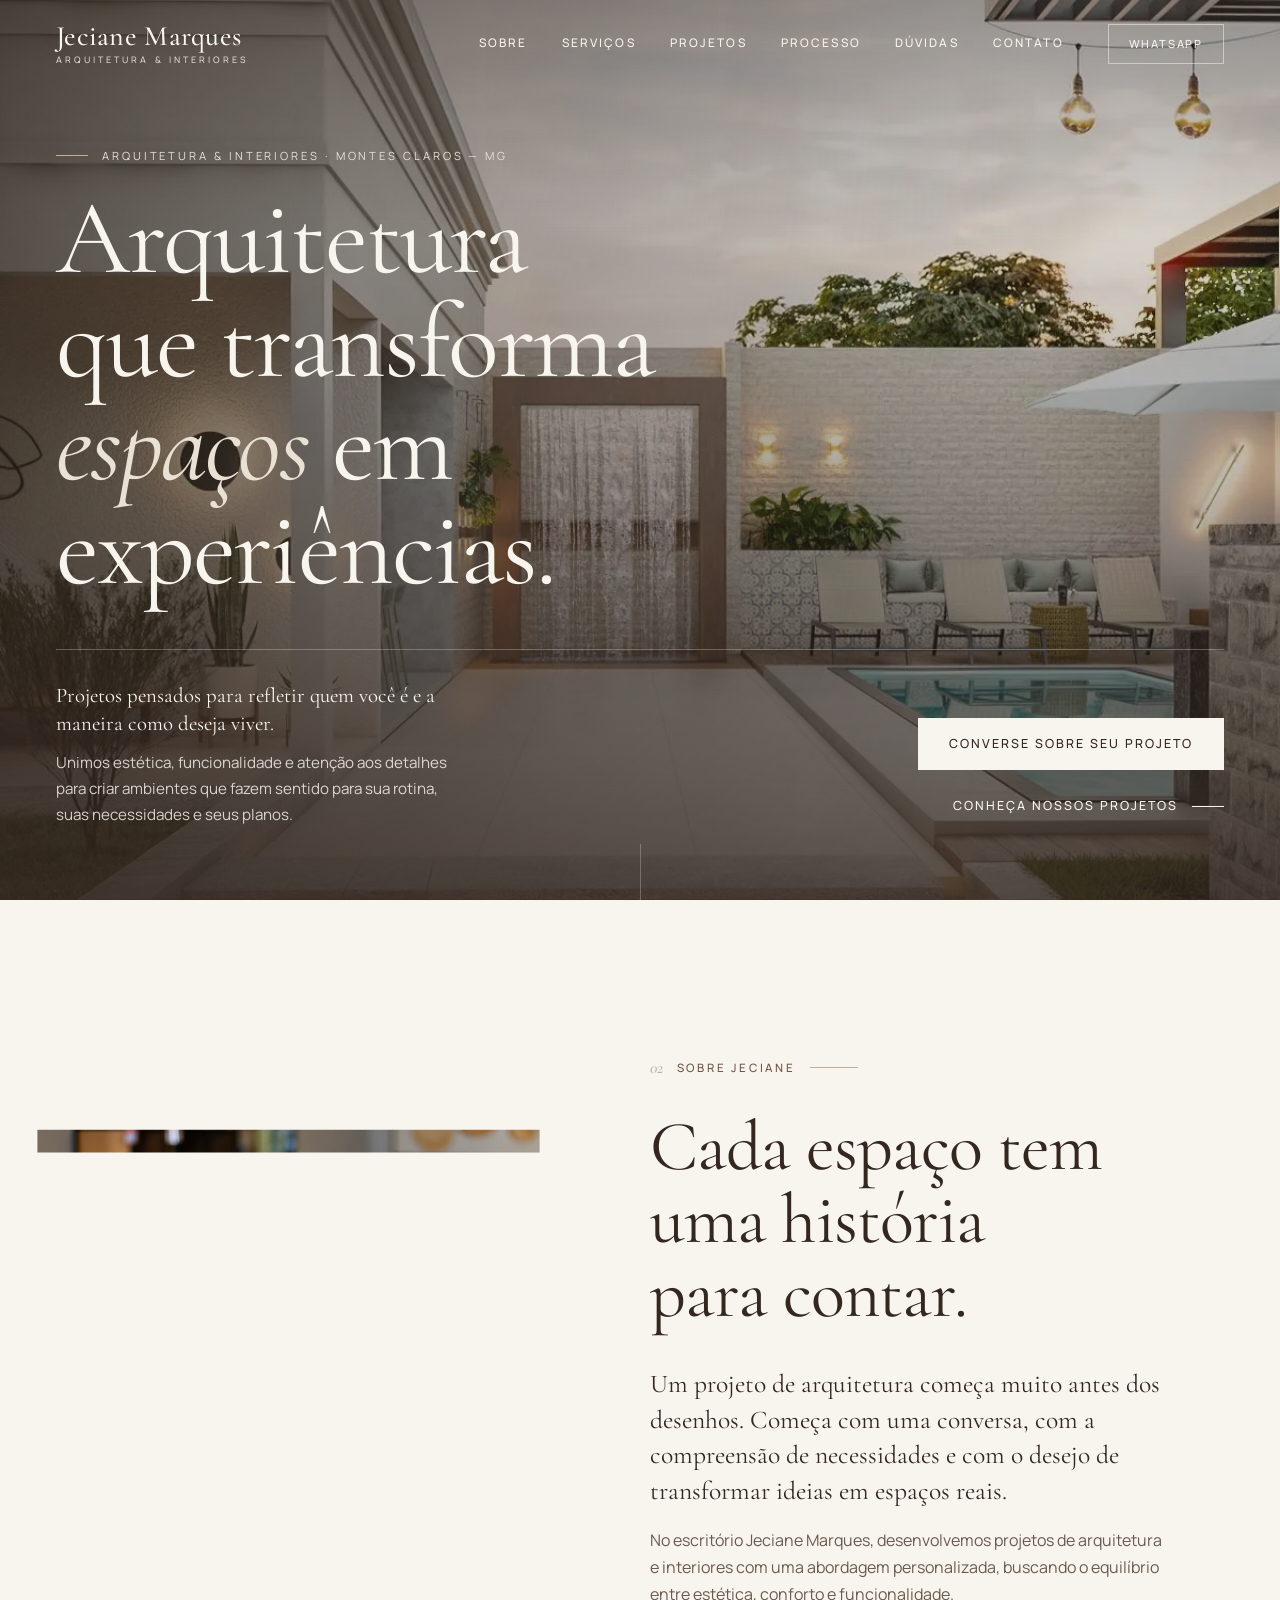
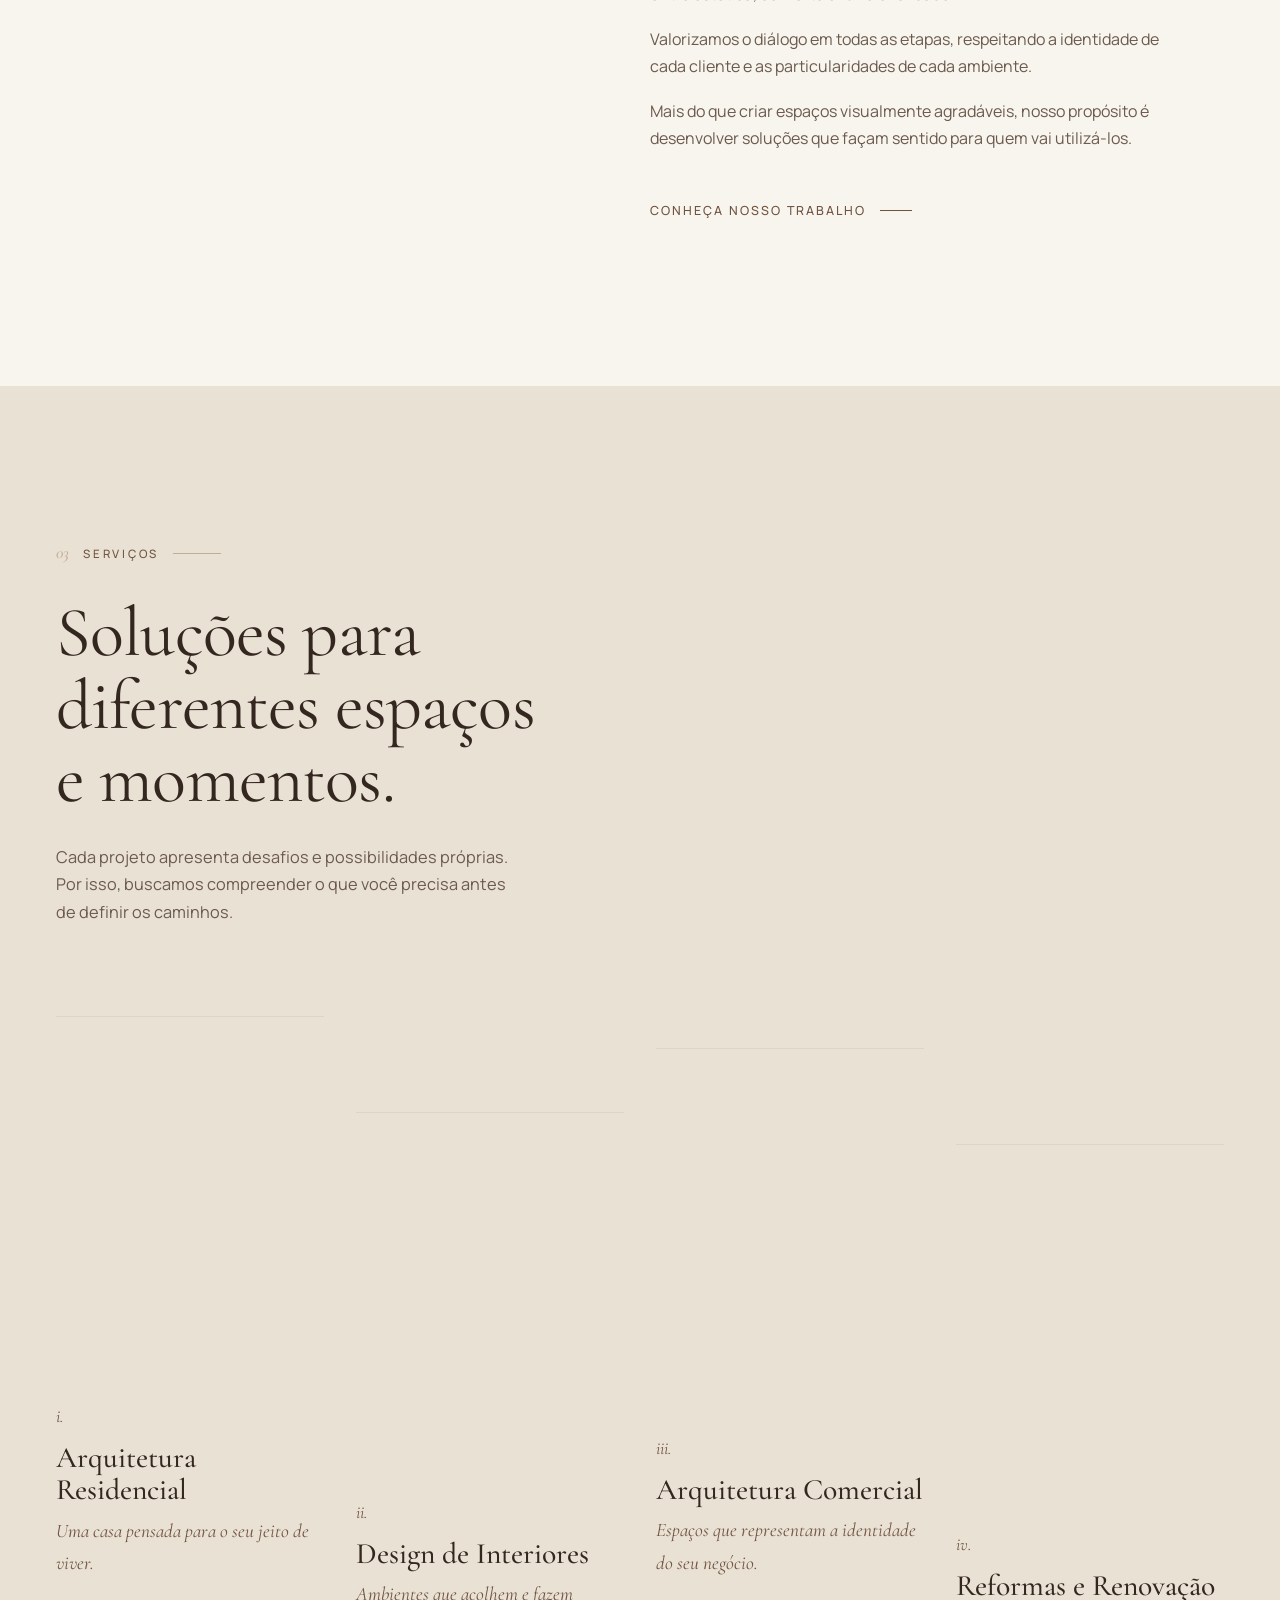
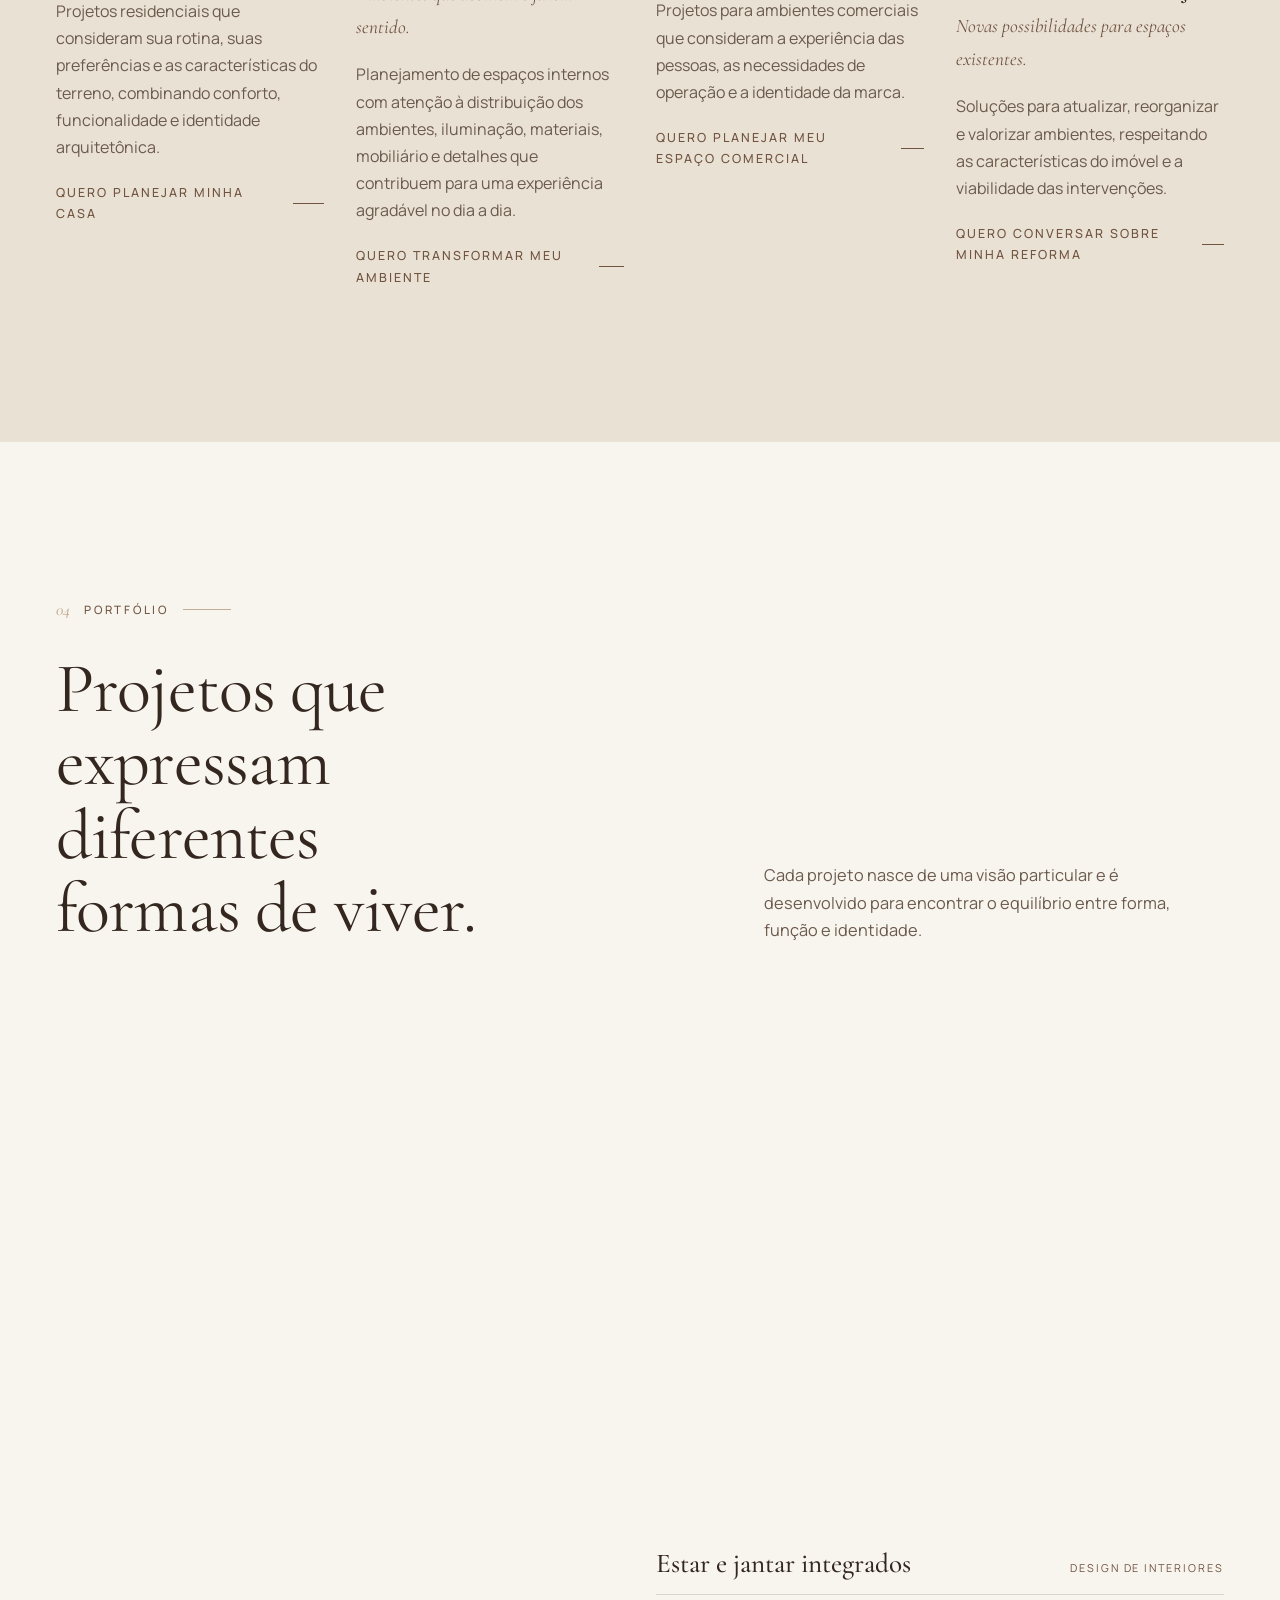
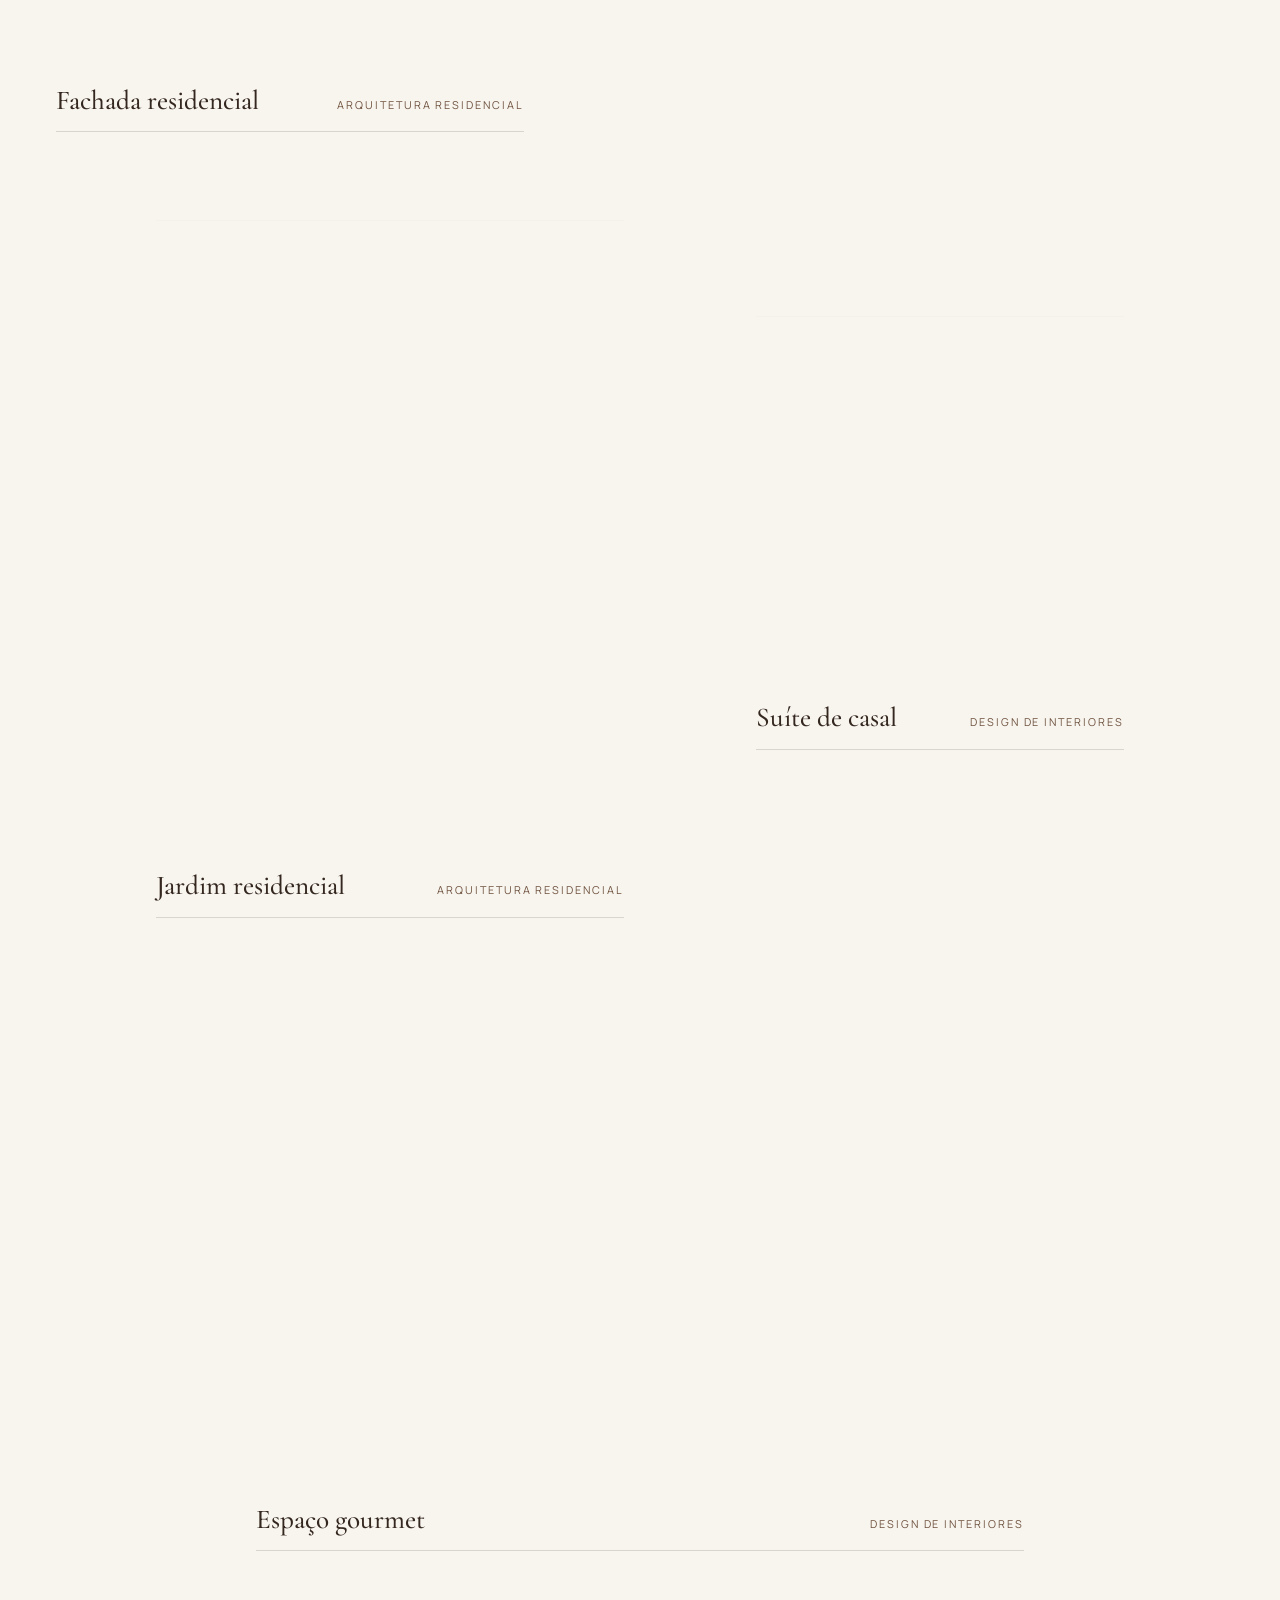
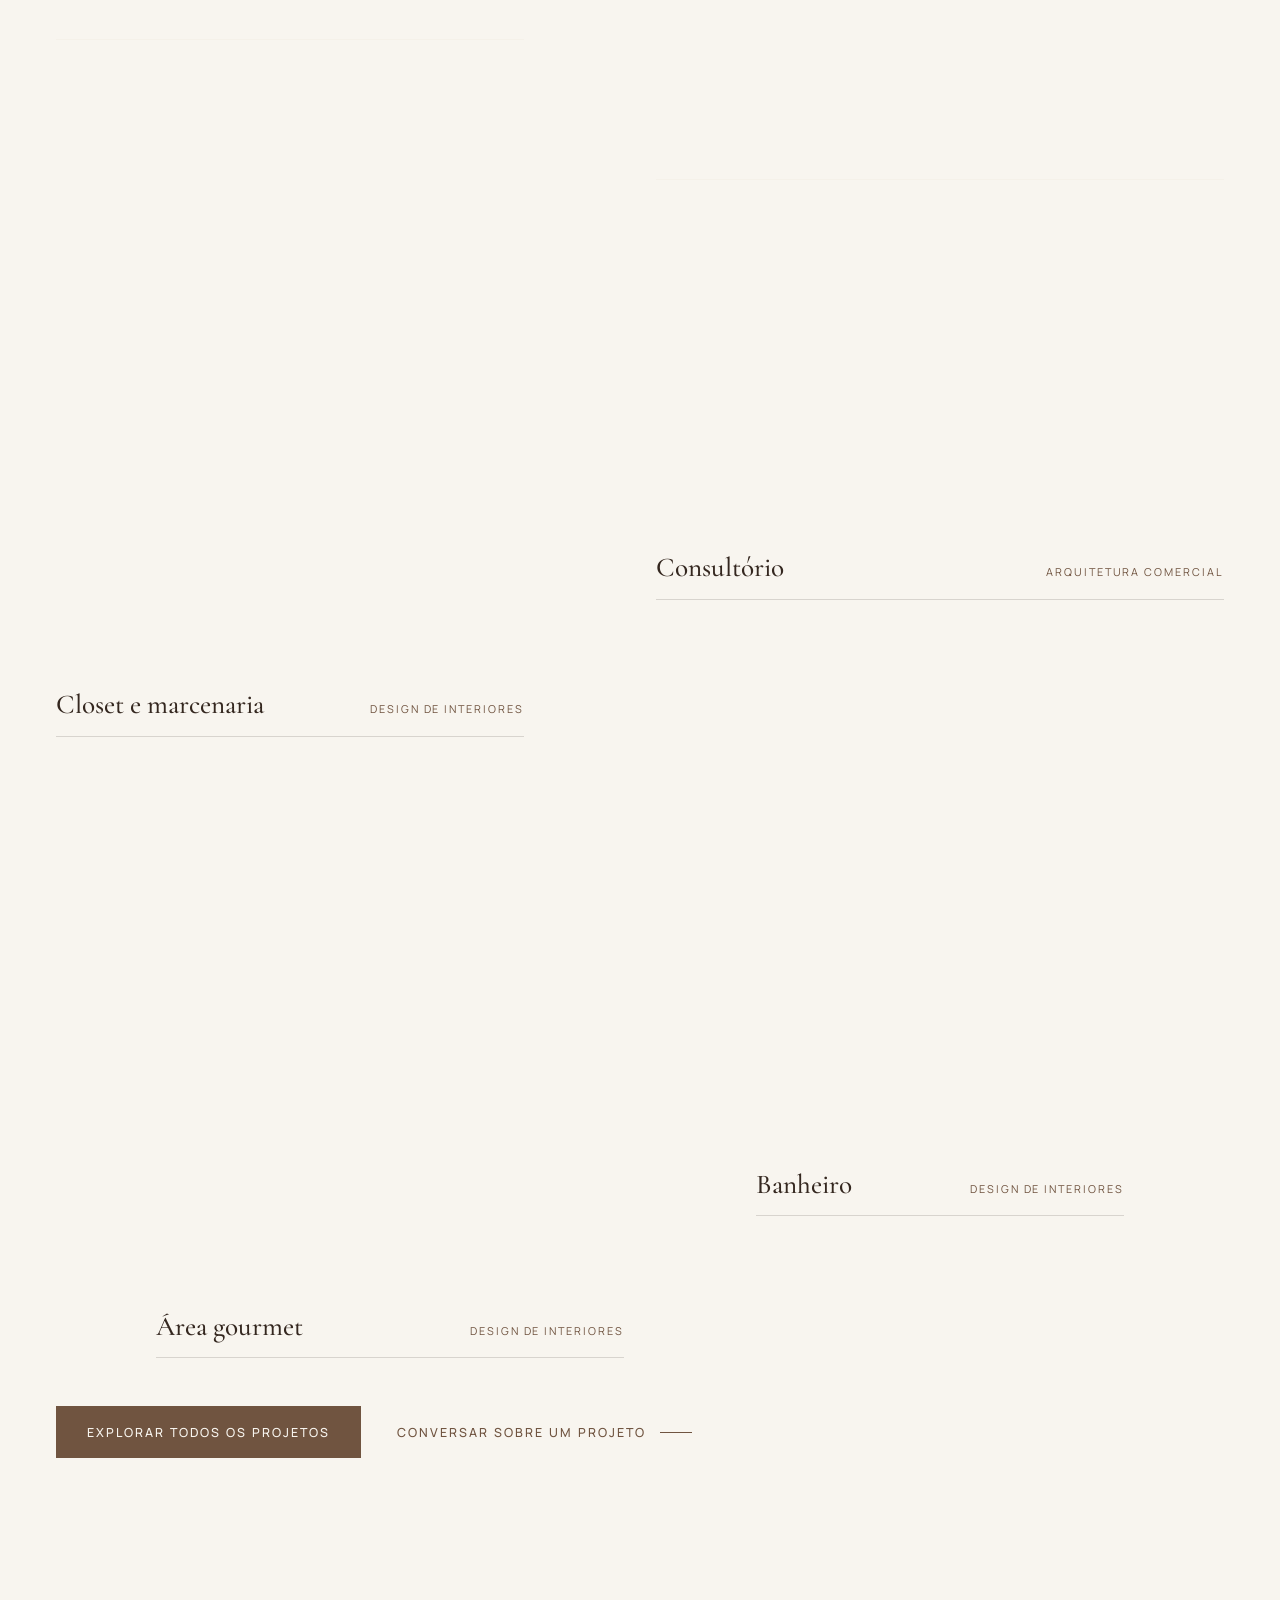
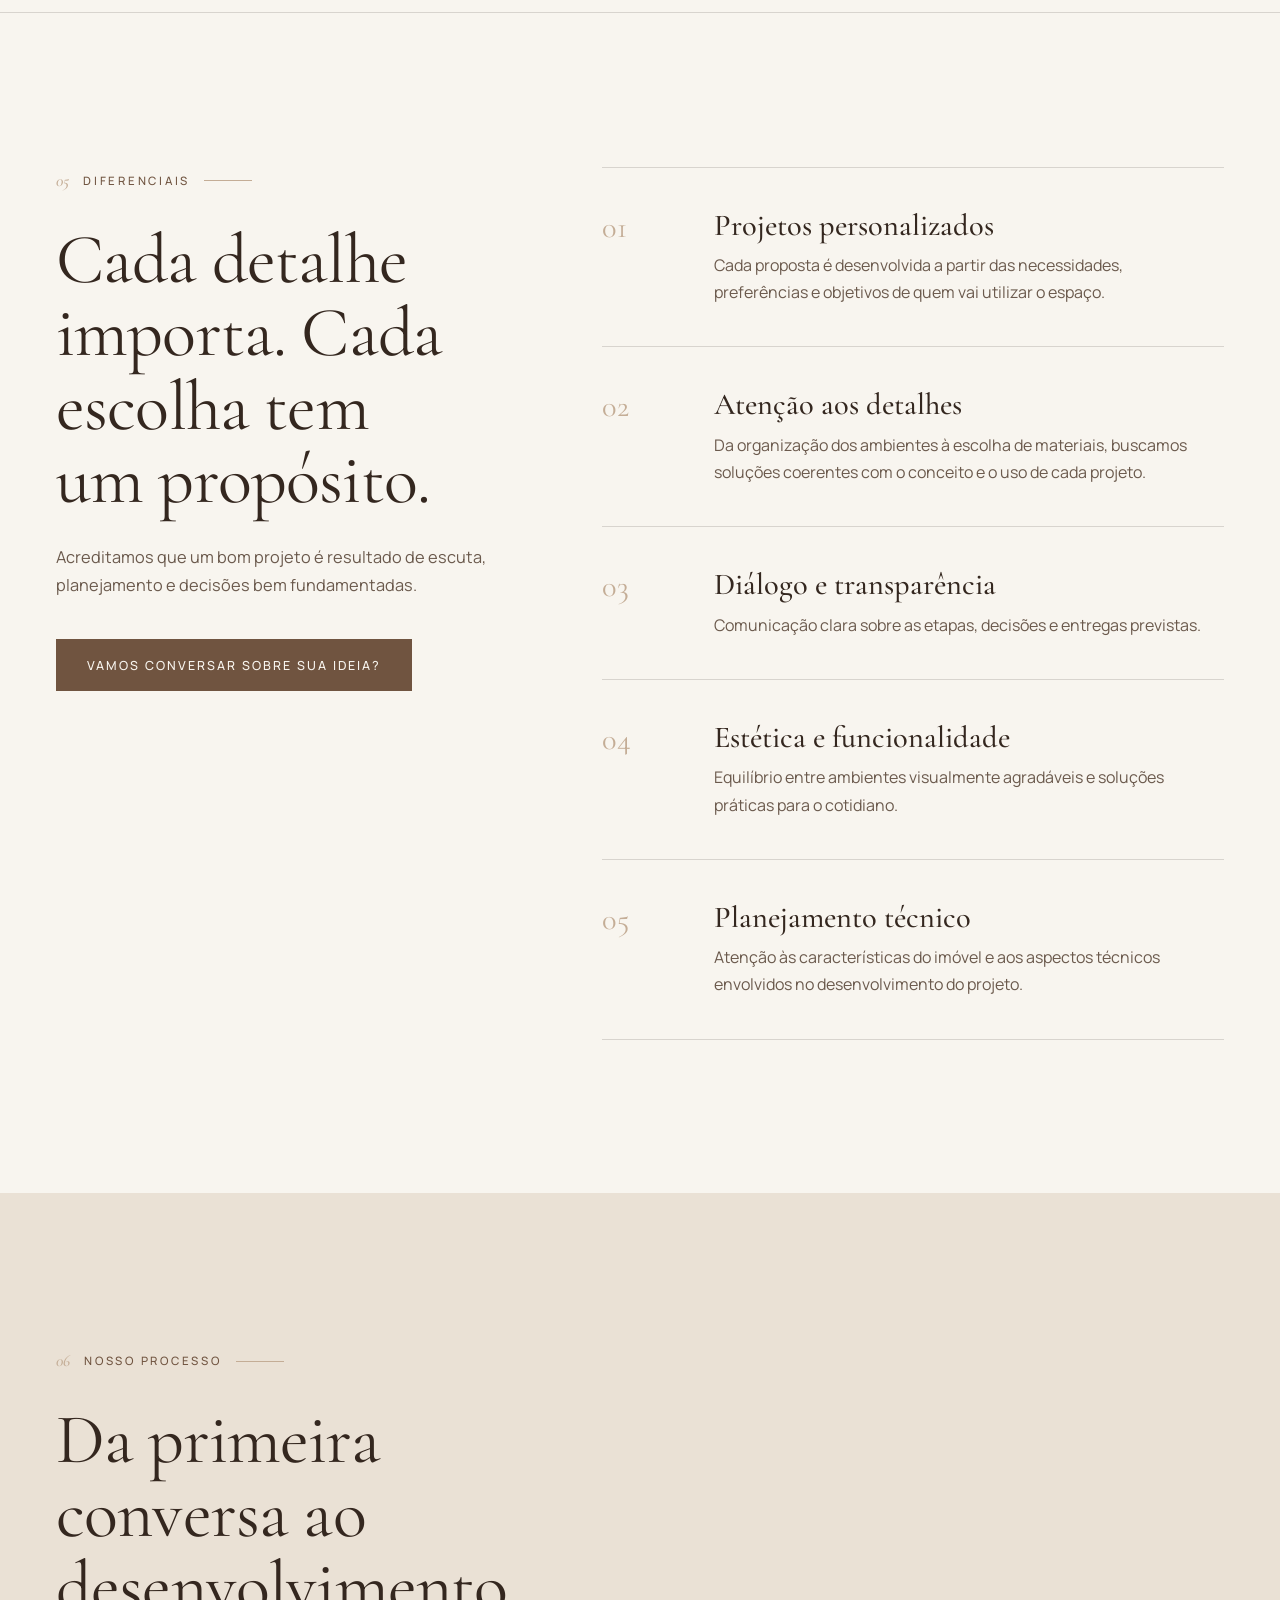
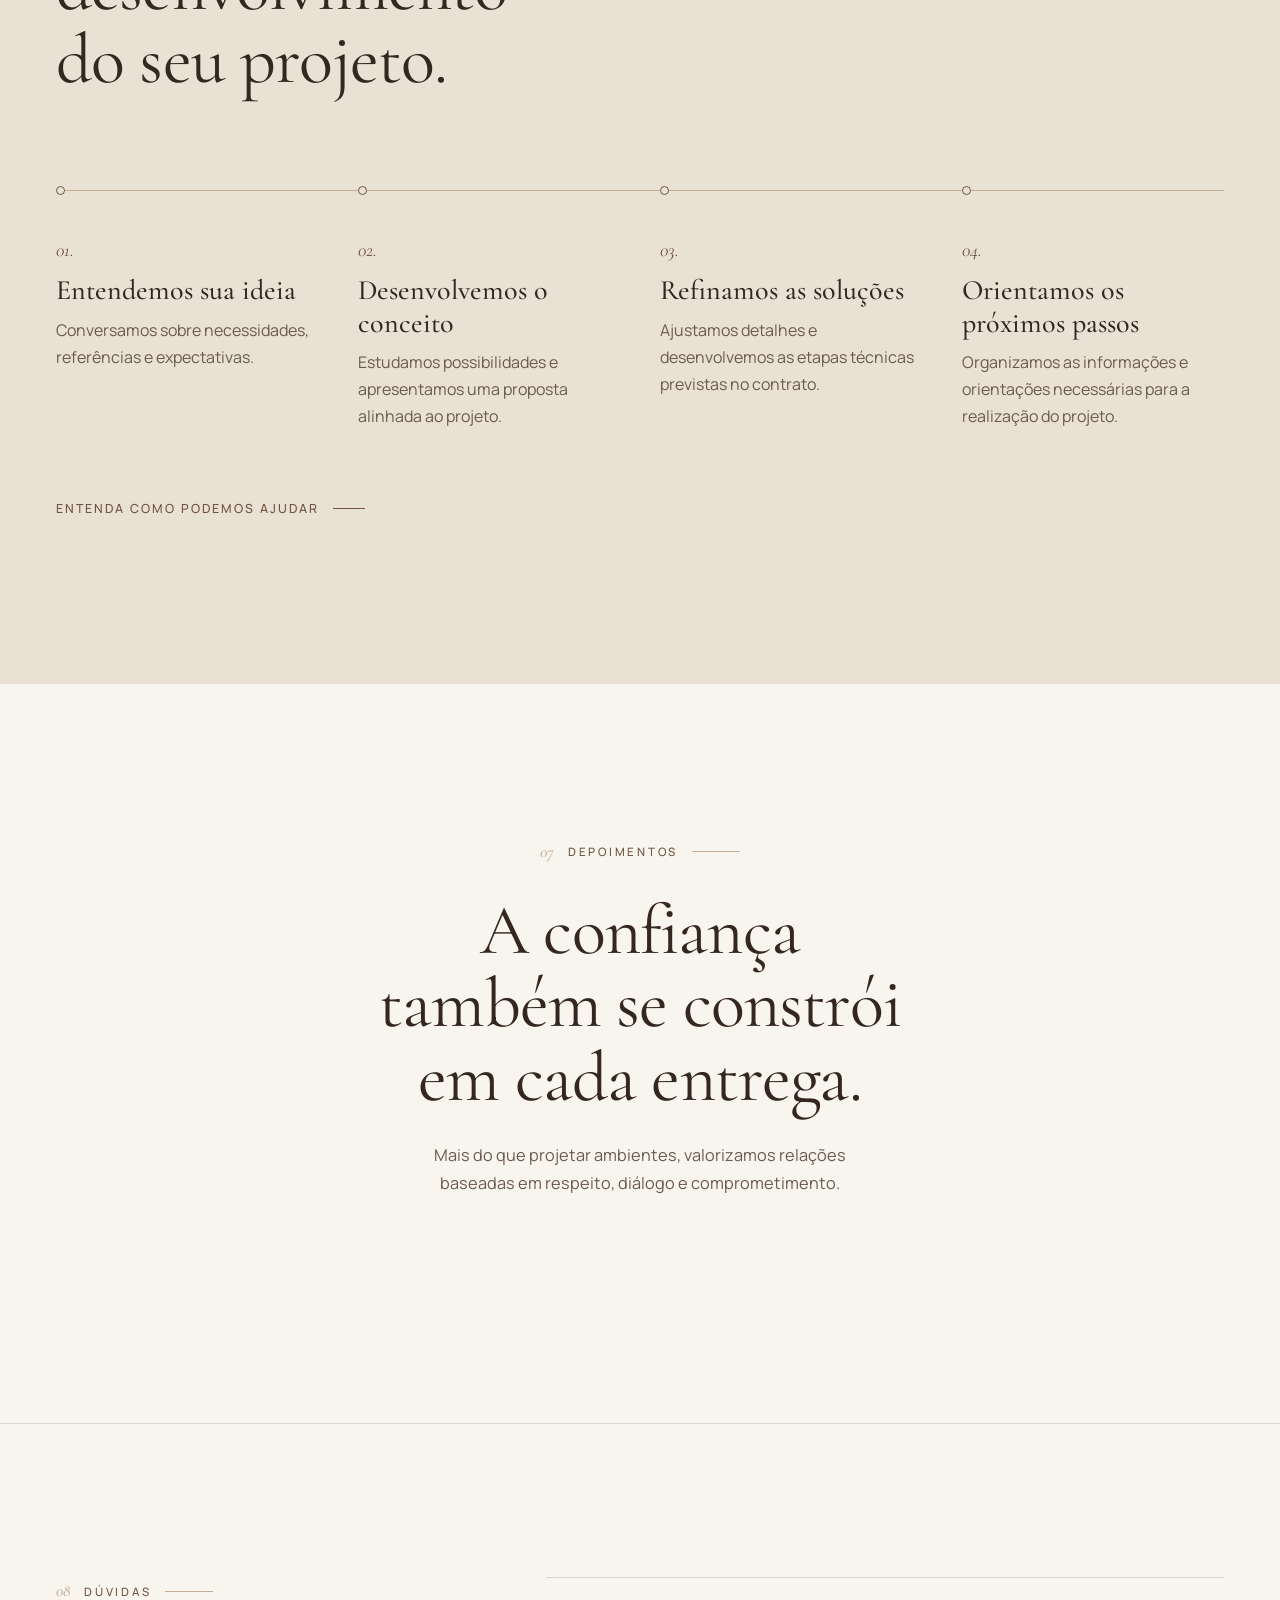
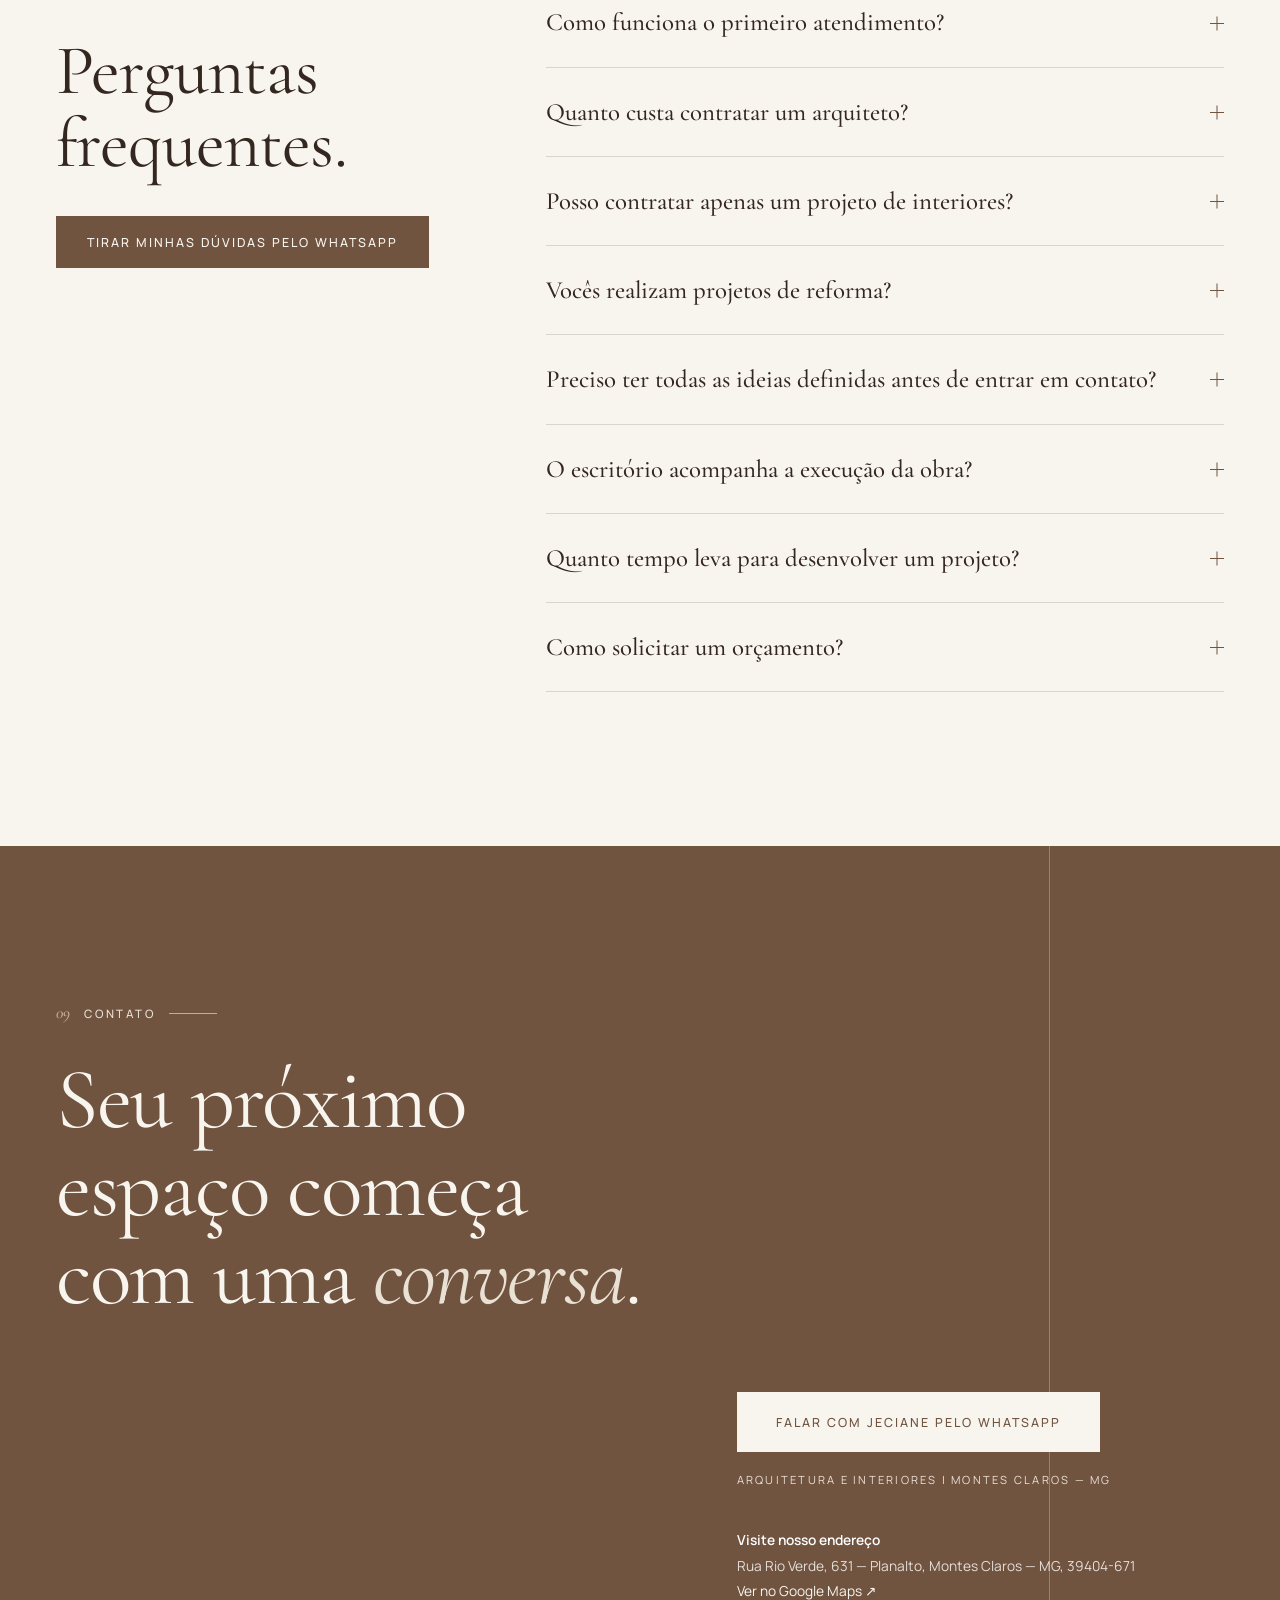
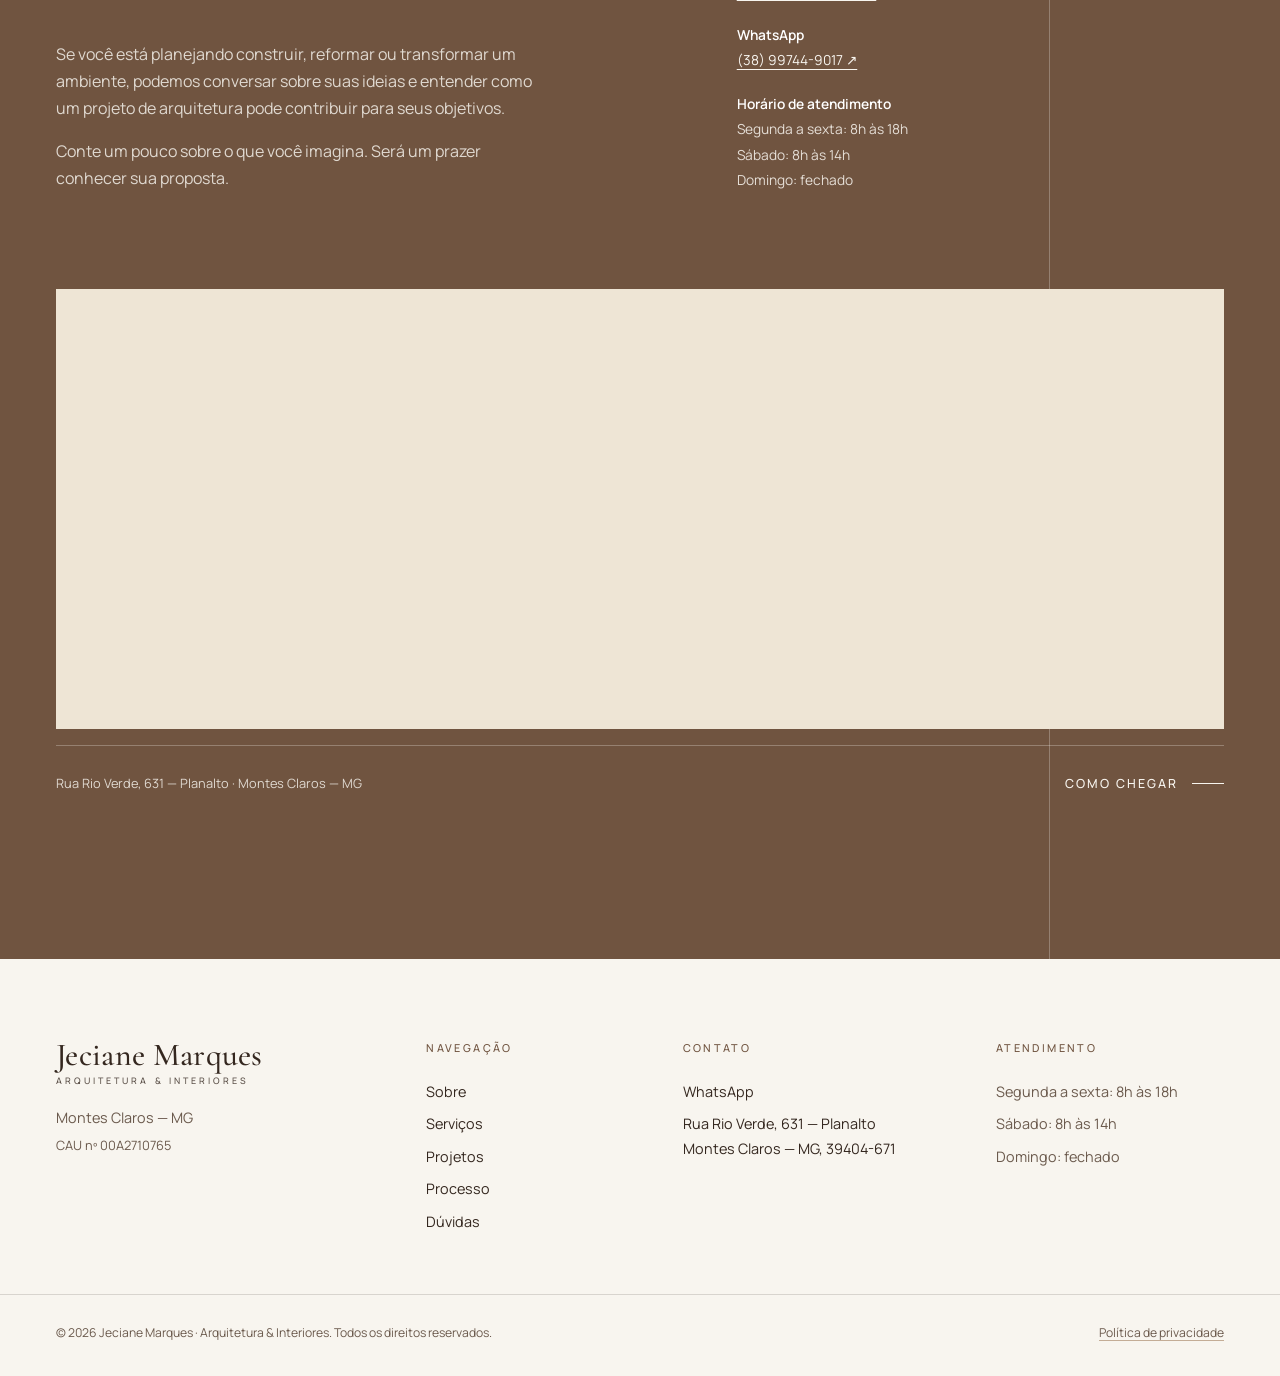
<file: index.html>
<!doctype html>
<html lang="pt-BR">
<head>
  <meta charset="utf-8">
  <meta name="viewport" content="width=device-width, initial-scale=1, viewport-fit=cover">
  <title>Jeciane Marques | Arquitetura & Interiores em Montes Claros — MG</title>
  <meta name="description" content="Escritório de arquitetura e interiores em Montes Claros, Minas Gerais. Projetos residenciais, comerciais, de interiores e reformas com abordagem personalizada.">
  <meta name="keywords" content="arquiteta em Montes Claros, arquitetura Montes Claros, design de interiores Montes Claros, projeto residencial, arquitetura comercial, reforma, Minas Gerais">
  <meta name="theme-color" content="#F8F5EF">
  <link rel="canonical" href="./">

  <meta property="og:type" content="website">
  <meta property="og:locale" content="pt_BR">
  <meta property="og:title" content="Jeciane Marques | Arquitetura & Interiores">
  <meta property="og:description" content="Arquitetura que transforma espaços em experiências. Projetos residenciais, comerciais e de interiores em Montes Claros — MG.">
  <meta property="og:image" content="img/lazer-piscina-1600.webp">

  <link rel="icon" href="data:image/svg+xml,%3Csvg xmlns='http://www.w3.org/2000/svg' viewBox='0 0 64 64'%3E%3Crect width='64' height='64' fill='%23F8F5EF'/%3E%3Ctext x='32' y='44' font-family='Georgia,serif' font-size='34' text-anchor='middle' fill='%2334271F'%3EJM%3C/text%3E%3C/svg%3E">

  <link rel="preconnect" href="https://fonts.googleapis.com">
  <link rel="preconnect" href="https://fonts.gstatic.com" crossorigin>
  <link href="https://fonts.googleapis.com/css2?family=Cormorant+Garamond:ital,wght@0,400;0,500;0,600;1,400;1,500&family=Manrope:wght@300;400;500;600&display=swap" rel="stylesheet">
  <link rel="preload" as="image" media="(min-width: 720px)" imagesrcset="img/lazer-piscina-800.webp 800w, img/lazer-piscina-1600.webp 1200w" imagesizes="100vw">
  <link rel="preload" as="image" media="(max-width: 719px)" imagesrcset="img/varanda-jardim-800.webp 800w, img/varanda-jardim-1600.webp 1080w" imagesizes="100vw">
  <link rel="stylesheet" href="css/style.css">
  <script>document.documentElement.classList.add("js")</script>

  <script type="application/ld+json">
  {
    "@context": "https://schema.org",
    "@type": "ProfessionalService",
    "name": "Jeciane Marques | Arquitetura & Interiores",
    "description": "Projetos de arquitetura residencial, comercial, design de interiores e reformas.",
    "areaServed": "Montes Claros — MG",
    "telephone": "+5538997449017",
    "address": { "@type": "PostalAddress", "streetAddress": "Rua Rio Verde, 631 — Planalto", "postalCode": "39404-671", "addressLocality": "Montes Claros", "addressRegion": "MG", "addressCountry": "BR" },
    "openingHoursSpecification": [
      { "@type": "OpeningHoursSpecification", "dayOfWeek": ["Monday", "Tuesday", "Wednesday", "Thursday", "Friday"], "opens": "08:00", "closes": "18:00" },
      { "@type": "OpeningHoursSpecification", "dayOfWeek": "Saturday", "opens": "08:00", "closes": "14:00" }
    ]
  }
  </script>
</head>
<body>
  <a class="skip-link" href="#conteudo">Pular para o conteúdo</a>

  <!-- CABEÇALHO -->
  <header class="header" id="topo" data-header>
    <div class="header__inner">
      <a class="brand" href="#inicio" aria-label="Jeciane Marques — Arquitetura & Interiores, voltar ao início">
        <span class="brand__name">Jeciane Marques</span>
        <span class="brand__tag">Arquitetura &amp; Interiores</span>
      </a>

      <nav class="nav" id="menu" aria-label="Navegação principal" data-nav>
        <ul class="nav__list">
          <li><a href="#sobre">Sobre</a></li>
          <li><a href="#servicos">Serviços</a></li>
          <li><a href="#portfolio">Projetos</a></li>
          <li><a href="#processo">Processo</a></li>
          <li><a href="#faq">Dúvidas</a></li>
          <li><a href="#contato">Contato</a></li>
        </ul>
        <a class="btn btn--small btn--outline nav__wa" href="#contato" data-wa="geral">WhatsApp</a>
      </nav>

      <button class="menu-toggle" type="button" aria-expanded="false" aria-controls="menu" data-menu-toggle>
        <span class="sr-only">Abrir menu</span>
        <span class="menu-toggle__line"></span>
        <span class="menu-toggle__line"></span>
      </button>
    </div>
  </header>

  <main id="conteudo">

    <!-- 01 · HERO -->
    <section class="hero" id="inicio" aria-labelledby="hero-title">
      <figure class="hero__media">
        <picture>
          <source media="(max-width: 719px)" srcset="img/varanda-jardim-800.webp 800w, img/varanda-jardim-1600.webp 1080w" sizes="100vw">
          <img src="img/lazer-piscina-1600.webp" srcset="img/lazer-piscina-800.webp 800w, img/lazer-piscina-1600.webp 1200w" sizes="100vw" alt="Área de lazer com piscina, cascata e caminho de pedras iluminado" fetchpriority="high" width="1200" height="1200">
        </picture>
      </figure>

      <div class="hero__content container">
        <p class="hero__eyebrow" data-intro>Arquitetura &amp; Interiores · Montes Claros — MG</p>
        <h1 class="hero__title" id="hero-title" data-intro>
          Arquitetura que transforma <em>espaços</em> em experiências.
        </h1>
        <div class="hero__bottom" data-intro>
          <div class="hero__text">
            <p class="hero__lead">Projetos pensados para refletir quem você é e a maneira como deseja viver.</p>
            <p>Unimos estética, funcionalidade e atenção aos detalhes para criar ambientes que fazem sentido para sua rotina, suas necessidades e seus planos.</p>
          </div>
          <div class="hero__actions">
            <a class="btn btn--light" href="#contato" data-wa="geral">Converse sobre seu projeto</a>
            <a class="link-arrow link-arrow--light" href="#portfolio">Conheça nossos projetos</a>
          </div>
        </div>
      </div>

      <a class="hero__scroll" href="#sobre" aria-label="Rolar para a próxima seção"><span></span></a>
    </section>

    <!-- 02 · SOBRE -->
    <section class="section about" id="sobre" aria-labelledby="sobre-title">
      <div class="container about__grid">
        <figure class="about__media reveal-img" data-about-photo>
          <!-- Fotografia profissional da arquiteta: defina SITE.aboutPhoto em js/config.js -->
          <div class="photo-placeholder">
            <span>Fotografia da arquiteta</span>
            <small>Espaço reservado para retrato profissional</small>
          </div>
        </figure>

        <div class="about__content">
          <p class="eyebrow reveal"><span>02</span> Sobre Jeciane</p>
          <h2 class="title reveal" id="sobre-title">Cada espaço tem uma história para contar.</h2>
          <div class="prose reveal">
            <p class="prose__lead">Um projeto de arquitetura começa muito antes dos desenhos. Começa com uma conversa, com a compreensão de necessidades e com o desejo de transformar ideias em espaços reais.</p>
            <p>No escritório Jeciane Marques, desenvolvemos projetos de arquitetura e interiores com uma abordagem personalizada, buscando o equilíbrio entre estética, conforto e funcionalidade.</p>
            <p>Valorizamos o diálogo em todas as etapas, respeitando a identidade de cada cliente e as particularidades de cada ambiente.</p>
            <p>Mais do que criar espaços visualmente agradáveis, nosso propósito é desenvolver soluções que façam sentido para quem vai utilizá-los.</p>
          </div>
          <a class="link-arrow reveal" href="#servicos">Conheça nosso trabalho</a>
        </div>
      </div>
    </section>

    <!-- 03 · SERVIÇOS -->
    <section class="section services" id="servicos" aria-labelledby="servicos-title">
      <div class="container">
        <header class="section-head">
          <p class="eyebrow reveal"><span>03</span> Serviços</p>
          <h2 class="title reveal" id="servicos-title">Soluções para diferentes espaços e momentos.</h2>
          <p class="section-head__sub reveal">Cada projeto apresenta desafios e possibilidades próprias. Por isso, buscamos compreender o que você precisa antes de definir os caminhos.</p>
        </header>

        <div class="services__list">
          <article class="service">
            <figure class="service__media reveal-img">
              <img src="img/edificio-residencial-800.webp" alt="Edifício residencial de esquina com varandas em vidro e iluminação na fachada" loading="lazy" decoding="async" width="800" height="800">
            </figure>
            <div class="service__body reveal">
              <span class="service__num">i.</span>
              <h3 class="service__title">Arquitetura Residencial</h3>
              <p class="service__tagline">Uma casa pensada para o seu jeito de viver.</p>
              <p>Projetos residenciais que consideram sua rotina, suas preferências e as características do terreno, combinando conforto, funcionalidade e identidade arquitetônica.</p>
              <a class="link-arrow" href="#contato" data-wa="residencial">Quero planejar minha casa</a>
            </div>
          </article>

          <article class="service">
            <figure class="service__media reveal-img">
              <img src="img/jantar-piscina-800.webp" alt="Sala de jantar com forro de madeira, parede de pedra e vista para a piscina" loading="lazy" decoding="async" width="500" height="500">
            </figure>
            <div class="service__body reveal">
              <span class="service__num">ii.</span>
              <h3 class="service__title">Design de Interiores</h3>
              <p class="service__tagline">Ambientes que acolhem e fazem sentido.</p>
              <p>Planejamento de espaços internos com atenção à distribuição dos ambientes, iluminação, materiais, mobiliário e detalhes que contribuem para uma experiência agradável no dia a dia.</p>
              <a class="link-arrow" href="#contato" data-wa="interiores">Quero transformar meu ambiente</a>
            </div>
          </article>

          <article class="service">
            <figure class="service__media reveal-img">
              <img src="img/consultorio-2-800.webp" alt="Consultório com mesa de madeira, cadeira estofada e janela com vista" loading="lazy" decoding="async" width="800" height="800">
            </figure>
            <div class="service__body reveal">
              <span class="service__num">iii.</span>
              <h3 class="service__title">Arquitetura Comercial</h3>
              <p class="service__tagline">Espaços que representam a identidade do seu negócio.</p>
              <p>Projetos para ambientes comerciais que consideram a experiência das pessoas, as necessidades de operação e a identidade da marca.</p>
              <a class="link-arrow" href="#contato" data-wa="comercial">Quero planejar meu espaço comercial</a>
            </div>
          </article>

          <article class="service">
            <figure class="service__media reveal-img">
              <img src="img/banheiro-dourado-800.webp" alt="Banheiro com revestimento marmorizado, metais dourados e bancada dupla" loading="lazy" decoding="async" width="800" height="1001">
            </figure>
            <div class="service__body reveal">
              <span class="service__num">iv.</span>
              <h3 class="service__title">Reformas e Renovação</h3>
              <p class="service__tagline">Novas possibilidades para espaços existentes.</p>
              <p>Soluções para atualizar, reorganizar e valorizar ambientes, respeitando as características do imóvel e a viabilidade das intervenções.</p>
              <a class="link-arrow" href="#contato" data-wa="reforma">Quero conversar sobre minha reforma</a>
            </div>
          </article>
        </div>
      </div>
    </section>

    <!-- 04 · PORTFÓLIO -->
    <section class="section portfolio" id="portfolio" aria-labelledby="portfolio-title">
      <div class="container">
        <header class="section-head section-head--split">
          <div>
            <p class="eyebrow reveal"><span>04</span> Portfólio</p>
            <h2 class="title reveal" id="portfolio-title">Projetos que expressam diferentes formas de viver.</h2>
          </div>
          <p class="section-head__sub reveal">Cada projeto nasce de uma visão particular e é desenvolvido para encontrar o equilíbrio entre forma, função e identidade.</p>
        </header>

        <!-- Preenchido por js/main.js a partir de SITE.projects (js/config.js) -->
        <div class="gallery" data-gallery></div>

        <p class="portfolio__note" data-illustrative-note>Fotografias do portfólio. Informações detalhadas sobre cada projeto disponíveis mediante consulta.</p>

        <div class="portfolio__actions reveal">
          <a class="btn" href="projeto.html">Explorar todos os projetos</a>
          <a class="link-arrow" href="#contato" data-wa="portfolio">Conversar sobre um projeto</a>
        </div>
      </div>
    </section>

    <!-- 05 · DIFERENCIAIS -->
    <section class="section values" id="diferenciais" aria-labelledby="diferenciais-title">
      <div class="container values__grid">
        <header class="values__head">
          <p class="eyebrow reveal"><span>05</span> Diferenciais</p>
          <h2 class="title reveal" id="diferenciais-title">Cada detalhe importa. Cada escolha tem um propósito.</h2>
          <p class="section-head__sub reveal">Acreditamos que um bom projeto é resultado de escuta, planejamento e decisões bem fundamentadas.</p>
          <a class="btn reveal" href="#contato" data-wa="geral">Vamos conversar sobre sua ideia?</a>
        </header>

        <ol class="values__list">
          <li class="value reveal">
            <span class="value__num">01</span>
            <div>
              <h3 class="value__title">Projetos personalizados</h3>
              <p>Cada proposta é desenvolvida a partir das necessidades, preferências e objetivos de quem vai utilizar o espaço.</p>
            </div>
          </li>
          <li class="value reveal">
            <span class="value__num">02</span>
            <div>
              <h3 class="value__title">Atenção aos detalhes</h3>
              <p>Da organização dos ambientes à escolha de materiais, buscamos soluções coerentes com o conceito e o uso de cada projeto.</p>
            </div>
          </li>
          <li class="value reveal">
            <span class="value__num">03</span>
            <div>
              <h3 class="value__title">Diálogo e transparência</h3>
              <p>Comunicação clara sobre as etapas, decisões e entregas previstas.</p>
            </div>
          </li>
          <li class="value reveal">
            <span class="value__num">04</span>
            <div>
              <h3 class="value__title">Estética e funcionalidade</h3>
              <p>Equilíbrio entre ambientes visualmente agradáveis e soluções práticas para o cotidiano.</p>
            </div>
          </li>
          <li class="value reveal">
            <span class="value__num">05</span>
            <div>
              <h3 class="value__title">Planejamento técnico</h3>
              <p>Atenção às características do imóvel e aos aspectos técnicos envolvidos no desenvolvimento do projeto.</p>
            </div>
          </li>
        </ol>
      </div>
    </section>

    <!-- 06 · PROCESSO -->
    <section class="section process" id="processo" aria-labelledby="processo-title">
      <div class="container">
        <header class="section-head">
          <p class="eyebrow reveal"><span>06</span> Nosso processo</p>
          <h2 class="title reveal" id="processo-title">Da primeira conversa ao desenvolvimento do seu projeto.</h2>
        </header>

        <ol class="timeline">
          <li class="step reveal">
            <span class="step__num">01.</span>
            <h3 class="step__title">Entendemos sua ideia</h3>
            <p>Conversamos sobre necessidades, referências e expectativas.</p>
          </li>
          <li class="step reveal">
            <span class="step__num">02.</span>
            <h3 class="step__title">Desenvolvemos o conceito</h3>
            <p>Estudamos possibilidades e apresentamos uma proposta alinhada ao projeto.</p>
          </li>
          <li class="step reveal">
            <span class="step__num">03.</span>
            <h3 class="step__title">Refinamos as soluções</h3>
            <p>Ajustamos detalhes e desenvolvemos as etapas técnicas previstas no contrato.</p>
          </li>
          <li class="step reveal">
            <span class="step__num">04.</span>
            <h3 class="step__title">Orientamos os próximos passos</h3>
            <p>Organizamos as informações e orientações necessárias para a realização do projeto.</p>
          </li>
        </ol>

        <div class="process__actions reveal">
          <a class="link-arrow" href="#contato" data-wa="geral">Entenda como podemos ajudar</a>
        </div>
      </div>
    </section>

    <!-- 07 · DEPOIMENTOS -->
    <section class="section testimonials" id="depoimentos" aria-labelledby="depoimentos-title">
      <div class="container testimonials__inner">
        <p class="eyebrow eyebrow--center reveal"><span>07</span> Depoimentos</p>
        <h2 class="title title--center reveal" id="depoimentos-title">A confiança também se constrói em cada entrega.</h2>
        <p class="section-head__sub section-head__sub--center reveal">Mais do que projetar ambientes, valorizamos relações baseadas em respeito, diálogo e comprometimento.</p>
        <!-- Preenchido a partir de SITE.testimonials. Sem depoimentos reais, nada é exibido. -->
        <div class="quotes" data-testimonials hidden></div>
      </div>
    </section>

    <!-- 08 · FAQ -->
    <section class="section faq" id="faq" aria-labelledby="faq-title">
      <div class="container faq__grid">
        <header class="faq__head">
          <p class="eyebrow reveal"><span>08</span> Dúvidas</p>
          <h2 class="title reveal" id="faq-title">Perguntas frequentes.</h2>
          <a class="btn reveal" href="#contato" data-wa="duvidas">Tirar minhas dúvidas pelo WhatsApp</a>
        </header>

        <div class="accordion" data-accordion>
          <div class="accordion__item">
            <h3><button class="accordion__trigger" type="button" aria-expanded="false">Como funciona o primeiro atendimento?<span class="accordion__icon" aria-hidden="true"></span></button></h3>
            <div class="accordion__panel"><div><p>O primeiro contato é uma oportunidade para entender suas necessidades, conhecer as características do projeto e explicar como funciona o trabalho do escritório. Você pode iniciar a conversa diretamente pelo WhatsApp.</p></div></div>
          </div>
          <div class="accordion__item">
            <h3><button class="accordion__trigger" type="button" aria-expanded="false">Quanto custa contratar um arquiteto?<span class="accordion__icon" aria-hidden="true"></span></button></h3>
            <div class="accordion__panel"><div><p>O investimento depende do tipo de projeto, área, complexidade e serviços contratados. Após compreender suas necessidades, podemos apresentar uma proposta adequada ao escopo solicitado.</p></div></div>
          </div>
          <div class="accordion__item">
            <h3><button class="accordion__trigger" type="button" aria-expanded="false">Posso contratar apenas um projeto de interiores?<span class="accordion__icon" aria-hidden="true"></span></button></h3>
            <div class="accordion__panel"><div><p>Sim. É possível desenvolver projetos voltados especificamente para ambientes internos, conforme suas necessidades e as condições do espaço.</p></div></div>
          </div>
          <div class="accordion__item">
            <h3><button class="accordion__trigger" type="button" aria-expanded="false">Vocês realizam projetos de reforma?<span class="accordion__icon" aria-hidden="true"></span></button></h3>
            <div class="accordion__panel"><div><p>Sim. Desenvolvemos soluções para renovação e reorganização de ambientes, considerando as características da construção existente.</p></div></div>
          </div>
          <div class="accordion__item">
            <h3><button class="accordion__trigger" type="button" aria-expanded="false">Preciso ter todas as ideias definidas antes de entrar em contato?<span class="accordion__icon" aria-hidden="true"></span></button></h3>
            <div class="accordion__panel"><div><p>Não. A conversa inicial também serve para compreender suas referências, organizar suas necessidades e identificar possibilidades.</p></div></div>
          </div>
          <div class="accordion__item">
            <h3><button class="accordion__trigger" type="button" aria-expanded="false">O escritório acompanha a execução da obra?<span class="accordion__icon" aria-hidden="true"></span></button></h3>
            <div class="accordion__panel"><div><p>O acompanhamento pode ser avaliado conforme as necessidades do projeto e os serviços disponibilizados. As atividades incluídas são definidas na proposta de contratação.</p></div></div>
          </div>
          <div class="accordion__item">
            <h3><button class="accordion__trigger" type="button" aria-expanded="false">Quanto tempo leva para desenvolver um projeto?<span class="accordion__icon" aria-hidden="true"></span></button></h3>
            <div class="accordion__panel"><div><p>O prazo varia de acordo com o tamanho, a complexidade e as etapas envolvidas.</p></div></div>
          </div>
          <div class="accordion__item">
            <h3><button class="accordion__trigger" type="button" aria-expanded="false">Como solicitar um orçamento?<span class="accordion__icon" aria-hidden="true"></span></button></h3>
            <div class="accordion__panel"><div><p>Basta entrar em contato pelo WhatsApp e compartilhar algumas informações sobre o projeto desejado.</p></div></div>
          </div>
        </div>
      </div>
    </section>

    <!-- 09 · CONTATO -->
    <section class="contact" id="contato" aria-labelledby="contato-title">
      <div class="container contact__inner">
        <p class="eyebrow eyebrow--light reveal"><span>09</span> Contato</p>
        <h2 class="contact__title reveal" id="contato-title">Seu próximo espaço começa com uma <em>conversa</em>.</h2>
        <div class="contact__grid">
          <div class="contact__text reveal">
            <p>Se você está planejando construir, reformar ou transformar um ambiente, podemos conversar sobre suas ideias e entender como um projeto de arquitetura pode contribuir para seus objetivos.</p>
            <p>Conte um pouco sobre o que você imagina. Será um prazer conhecer sua proposta.</p>
          </div>
          <div class="contact__cta reveal">
            <a class="btn btn--cream btn--large" href="#contato" data-wa="geral" data-wa-primary>Falar com Jeciane pelo WhatsApp</a>
            <p class="contact__pending" data-wa-pending hidden>O número de WhatsApp está em configuração.</p>
            <p class="contact__support">Arquitetura e Interiores | Montes Claros — MG</p>
            <div class="contact__details" aria-label="Informações de atendimento">
              <p><strong>Visite nosso endereço</strong><br>Rua Rio Verde, 631 — Planalto, Montes Claros — MG, 39404-671<br><a href="https://www.google.com/maps/search/?api=1&amp;query=Rua%20Rio%20Verde%20631%20Planalto%20Montes%20Claros%20MG" target="_blank" rel="noopener noreferrer">Ver no Google Maps ↗</a></p>
              <p><strong>WhatsApp</strong><br><a href="https://wa.me/5538997449017" target="_blank" rel="noopener noreferrer">(38) 99744-9017 ↗</a></p>
              <p><strong>Horário de atendimento</strong><br>Segunda a sexta: 8h às 18h<br>Sábado: 8h às 14h<br>Domingo: fechado</p>
            </div>
          </div>
        </div>

        <!-- Mapa: para trocar o endereço, altere o texto após "!1s" no src (espaços como +) -->
        <figure class="contact__map reveal">
          <iframe
            src="https://www.google.com/maps/embed?origin=mfe&amp;pb=!1m3!2m1!1sRua+Rio+Verde,+631+-+Planalto,+Montes+Claros+-+MG,+39404-671!6i16"
            title="Mapa com a localização do escritório Jeciane Marques, Rua Rio Verde, 631, Planalto, Montes Claros — MG"
            loading="lazy" referrerpolicy="no-referrer-when-downgrade" allowfullscreen></iframe>
          <figcaption>
            <span>Rua Rio Verde, 631 — Planalto · Montes Claros — MG</span>
            <a class="link-arrow link-arrow--light" href="https://www.google.com/maps/dir/?api=1&amp;destination=Rua%20Rio%20Verde%20631%20Planalto%20Montes%20Claros%20MG" target="_blank" rel="noopener noreferrer">Como chegar</a>
          </figcaption>
        </figure>
      </div>
    </section>
  </main>

  <!-- RODAPÉ -->
  <footer class="footer">
    <div class="container footer__grid">
      <div class="footer__brand">
        <a class="brand brand--footer" href="#inicio">
          <span class="brand__name">Jeciane Marques</span>
          <span class="brand__tag">Arquitetura &amp; Interiores</span>
        </a>
        <p class="footer__city">Montes Claros — MG</p>
        <p class="footer__cau" data-cau hidden></p>
      </div>

      <nav class="footer__col" aria-label="Links rápidos">
        <h2 class="footer__label">Navegação</h2>
        <ul>
          <li><a href="#sobre">Sobre</a></li>
          <li><a href="#servicos">Serviços</a></li>
          <li><a href="#portfolio">Projetos</a></li>
          <li><a href="#processo">Processo</a></li>
          <li><a href="#faq">Dúvidas</a></li>
        </ul>
      </nav>

      <div class="footer__col">
        <h2 class="footer__label">Contato</h2>
        <ul data-footer-contact>
          <li data-footer-wa hidden><a href="#contato" data-wa="geral">WhatsApp</a></li>
          <li data-footer-instagram hidden><a href="#" target="_blank" rel="noopener">Instagram</a></li>
          <li data-footer-email hidden><a href="#"></a></li>
          <li><a href="https://www.google.com/maps/search/?api=1&amp;query=Rua%20Rio%20Verde%20631%20Planalto%20Montes%20Claros%20MG" target="_blank" rel="noopener noreferrer">Rua Rio Verde, 631 — Planalto<br>Montes Claros — MG, 39404-671</a></li>
        </ul>
      </div>
      <div class="footer__col">
        <h2 class="footer__label">Atendimento</h2>
        <ul>
          <li>Segunda a sexta: 8h às 18h</li>
          <li>Sábado: 8h às 14h</li>
          <li>Domingo: fechado</li>
        </ul>
      </div>
    </div>

    <div class="container footer__bottom">
      <p>© <span data-year></span> Jeciane Marques · Arquitetura &amp; Interiores. Todos os direitos reservados.</p>
      <a href="privacidade.html">Política de privacidade</a>
    </div>
  </footer>

  <!-- BOTÃO FLUTUANTE DE WHATSAPP -->
  <a class="wa-float" href="#contato" data-wa="geral" data-wa-float aria-label="Conversar pelo WhatsApp">
    <svg viewBox="0 0 24 24" aria-hidden="true" focusable="false"><path d="M12.04 2C6.58 2 2.13 6.45 2.13 11.91c0 1.75.46 3.45 1.32 4.95L2.05 22l5.25-1.38a9.9 9.9 0 0 0 4.74 1.21h.01c5.46 0 9.91-4.45 9.91-9.91 0-2.65-1.03-5.14-2.9-7.01A9.82 9.82 0 0 0 12.04 2Zm0 18.15h-.01a8.23 8.23 0 0 1-4.19-1.15l-.3-.18-3.12.82.83-3.04-.2-.31a8.2 8.2 0 0 1-1.26-4.38c0-4.54 3.7-8.23 8.25-8.23 2.2 0 4.27.86 5.82 2.42a8.18 8.18 0 0 1 2.41 5.83c0 4.54-3.7 8.22-8.23 8.22Zm4.52-6.16c-.25-.12-1.47-.72-1.69-.81-.23-.08-.39-.12-.56.13-.16.25-.64.81-.79.97-.14.17-.29.19-.54.06-.25-.12-1.05-.39-1.99-1.23-.74-.66-1.23-1.47-1.38-1.72-.14-.25-.02-.38.11-.51.11-.11.25-.29.37-.43.13-.15.17-.25.25-.42.08-.17.04-.31-.02-.43-.06-.13-.56-1.34-.76-1.84-.2-.48-.41-.42-.56-.43h-.48c-.17 0-.43.06-.66.31-.22.25-.86.85-.86 2.07 0 1.22.89 2.4 1.01 2.56.12.17 1.75 2.67 4.23 3.74.59.26 1.05.41 1.41.52.59.19 1.13.16 1.56.1.48-.07 1.47-.6 1.67-1.18.21-.58.21-1.07.14-1.18-.06-.1-.22-.16-.47-.28Z"/></svg>
  </a>

  <script src="js/config.js"></script>
  <script src="js/main.js" defer></script>
</body>
</html>
</file>
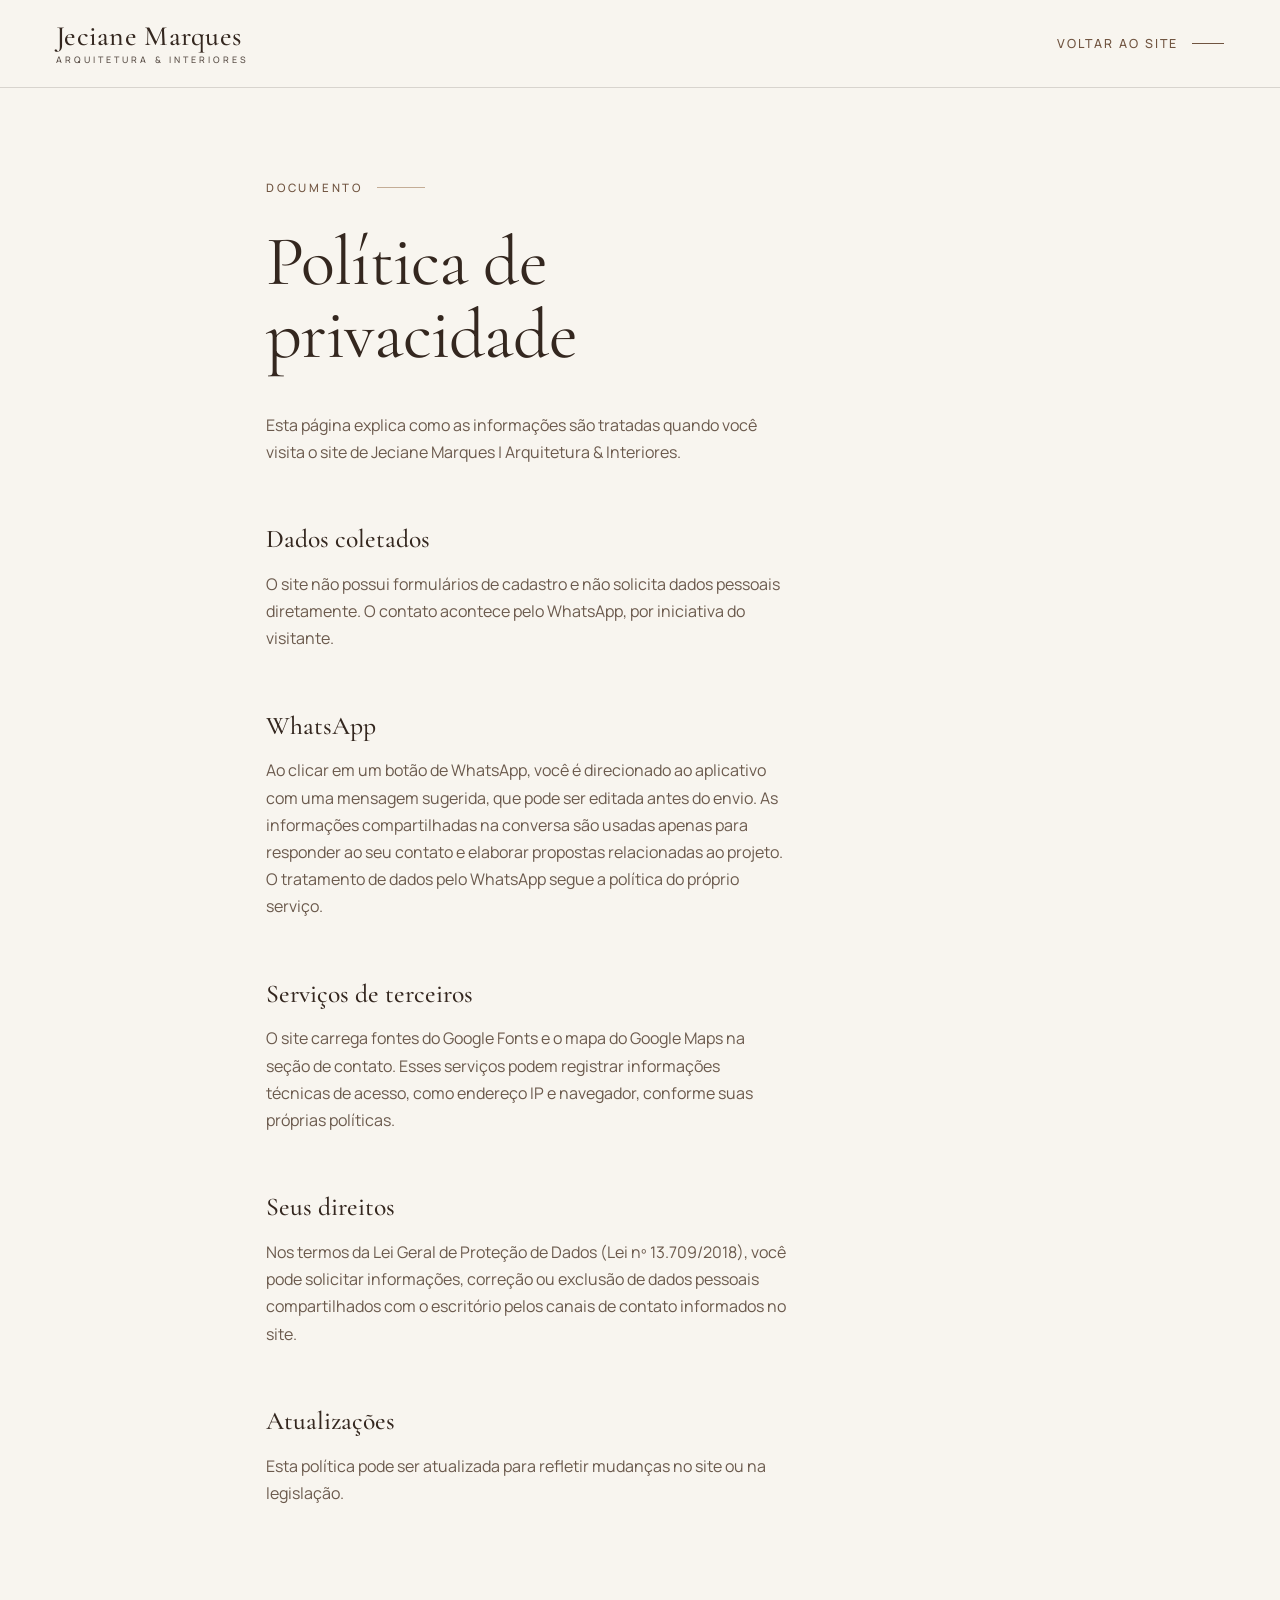
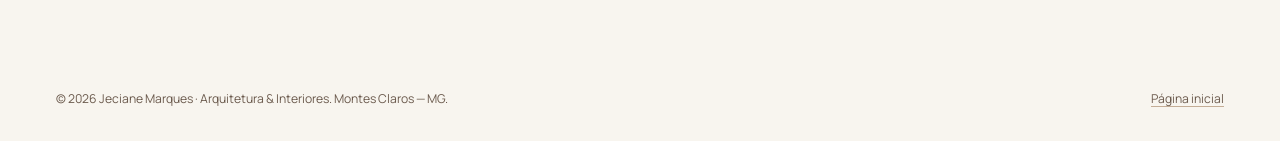
<file: privacidade.html>
<!doctype html>
<html lang="pt-BR">
<head>
  <meta charset="utf-8">
  <meta name="viewport" content="width=device-width, initial-scale=1, viewport-fit=cover">
  <title>Política de privacidade | Jeciane Marques — Arquitetura & Interiores</title>
  <meta name="robots" content="noindex">
  <meta name="theme-color" content="#F8F5EF">
  <link rel="icon" href="data:image/svg+xml,%3Csvg xmlns='http://www.w3.org/2000/svg' viewBox='0 0 64 64'%3E%3Crect width='64' height='64' fill='%23F8F5EF'/%3E%3Ctext x='32' y='44' font-family='Georgia,serif' font-size='34' text-anchor='middle' fill='%2334271F'%3EJM%3C/text%3E%3C/svg%3E">
  <link rel="preconnect" href="https://fonts.googleapis.com">
  <link rel="preconnect" href="https://fonts.gstatic.com" crossorigin>
  <link href="https://fonts.googleapis.com/css2?family=Cormorant+Garamond:ital,wght@0,400;0,500;1,400&family=Manrope:wght@400;500&display=swap" rel="stylesheet">
  <link rel="stylesheet" href="css/style.css">
  <script>document.documentElement.classList.add("js")</script>
</head>
<body class="page">
  <header class="header" data-header data-solid>
    <div class="header__inner">
      <a class="brand" href="index.html" aria-label="Jeciane Marques — voltar à página inicial">
        <span class="brand__name">Jeciane Marques</span>
        <span class="brand__tag">Arquitetura &amp; Interiores</span>
      </a>
      <a class="link-arrow" href="index.html">Voltar ao site</a>
    </div>
  </header>

  <main id="conteudo" class="page__main">
    <article class="section">
      <div class="container legal">
        <p class="eyebrow">Documento</p>
        <h1 class="title">Política de privacidade</h1>
        <!-- Texto-base: revisar com a responsável pelo escritório antes da publicação. -->
        <div class="prose legal__body">
          <p>Esta página explica como as informações são tratadas quando você visita o site de Jeciane Marques | Arquitetura &amp; Interiores.</p>
          <h2>Dados coletados</h2>
          <p>O site não possui formulários de cadastro e não solicita dados pessoais diretamente. O contato acontece pelo WhatsApp, por iniciativa do visitante.</p>
          <h2>WhatsApp</h2>
          <p>Ao clicar em um botão de WhatsApp, você é direcionado ao aplicativo com uma mensagem sugerida, que pode ser editada antes do envio. As informações compartilhadas na conversa são usadas apenas para responder ao seu contato e elaborar propostas relacionadas ao projeto. O tratamento de dados pelo WhatsApp segue a política do próprio serviço.</p>
          <h2>Serviços de terceiros</h2>
          <p>O site carrega fontes do Google Fonts e o mapa do Google Maps na seção de contato. Esses serviços podem registrar informações técnicas de acesso, como endereço IP e navegador, conforme suas próprias políticas.</p>
          <h2>Seus direitos</h2>
          <p>Nos termos da Lei Geral de Proteção de Dados (Lei nº 13.709/2018), você pode solicitar informações, correção ou exclusão de dados pessoais compartilhados com o escritório pelos canais de contato informados no site.</p>
          <h2>Atualizações</h2>
          <p>Esta política pode ser atualizada para refletir mudanças no site ou na legislação.</p>
        </div>
      </div>
    </article>
  </main>

  <footer class="footer footer--compact">
    <div class="container footer__bottom">
      <p>© <span data-year></span> Jeciane Marques · Arquitetura &amp; Interiores. Montes Claros — MG.</p>
      <a href="index.html">Página inicial</a>
    </div>
  </footer>

  <script src="js/config.js"></script>
  <script src="js/main.js" defer></script>
</body>
</html>
</file>
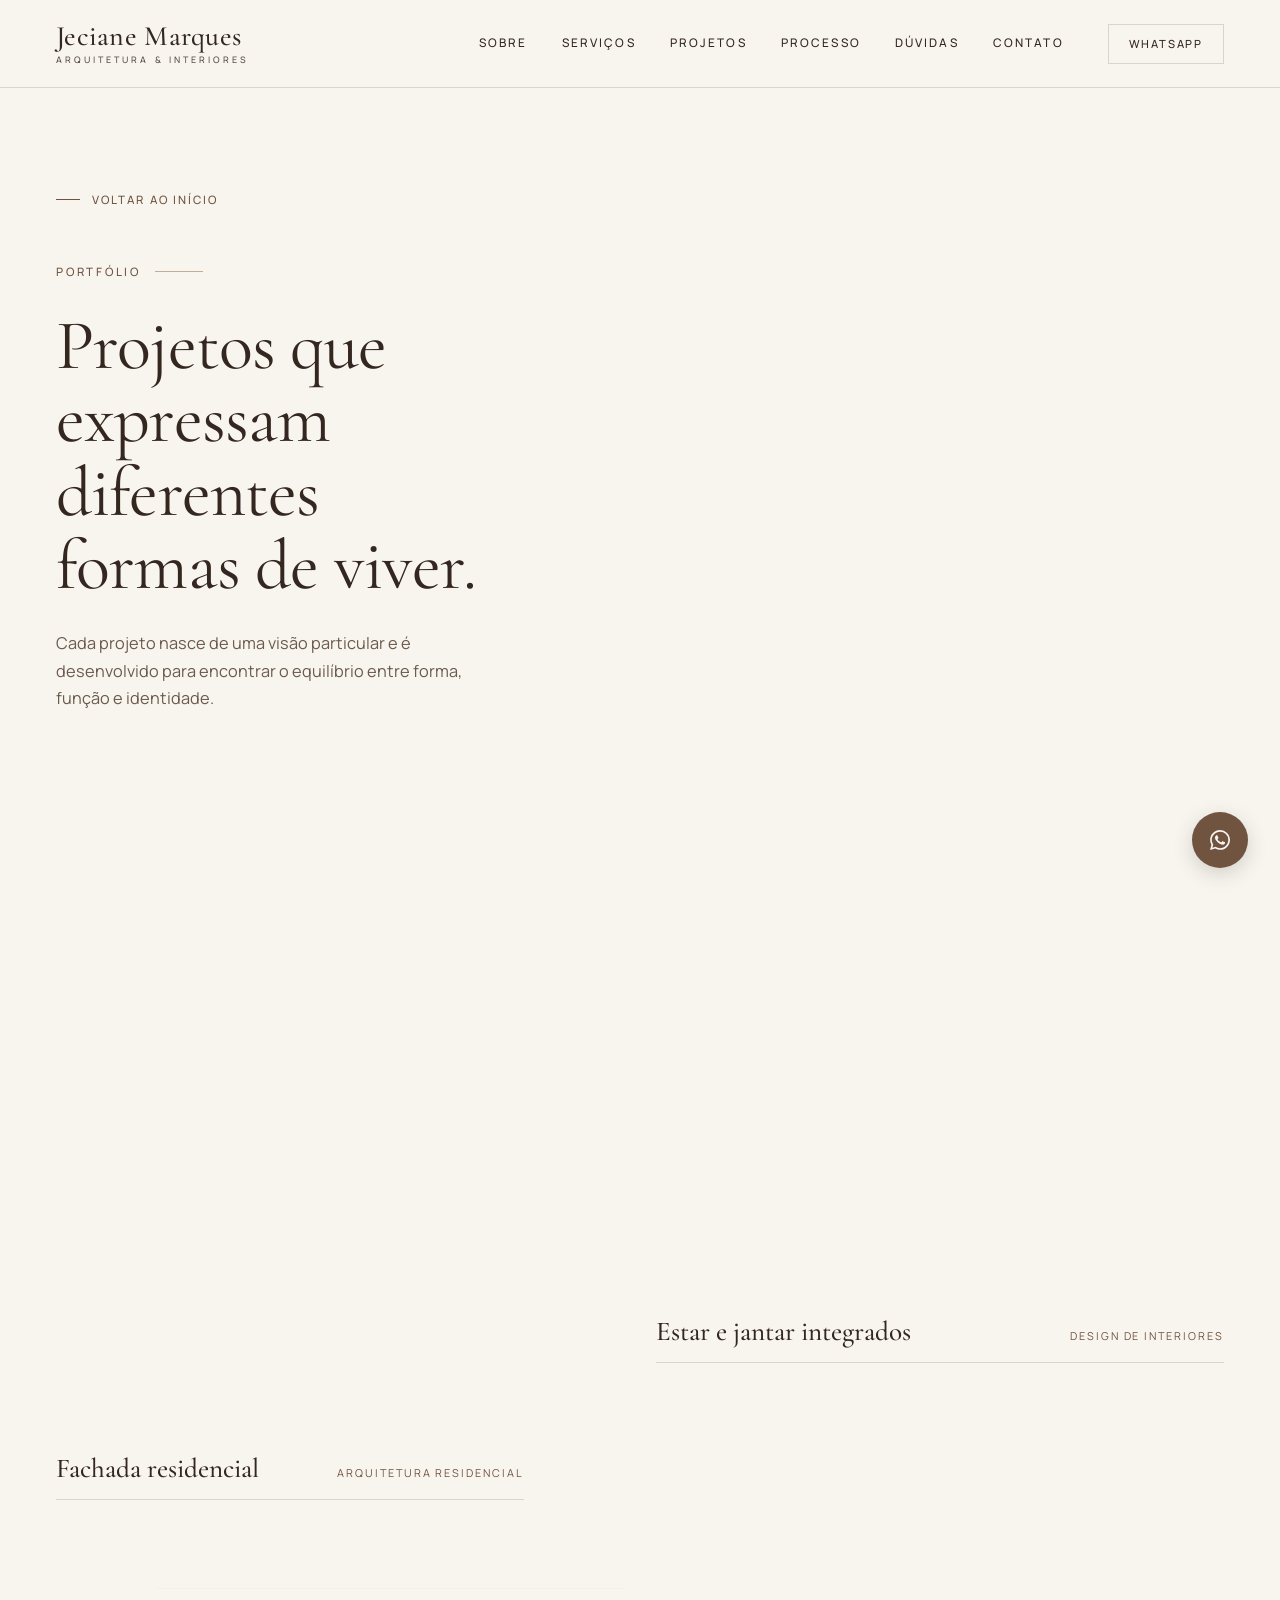
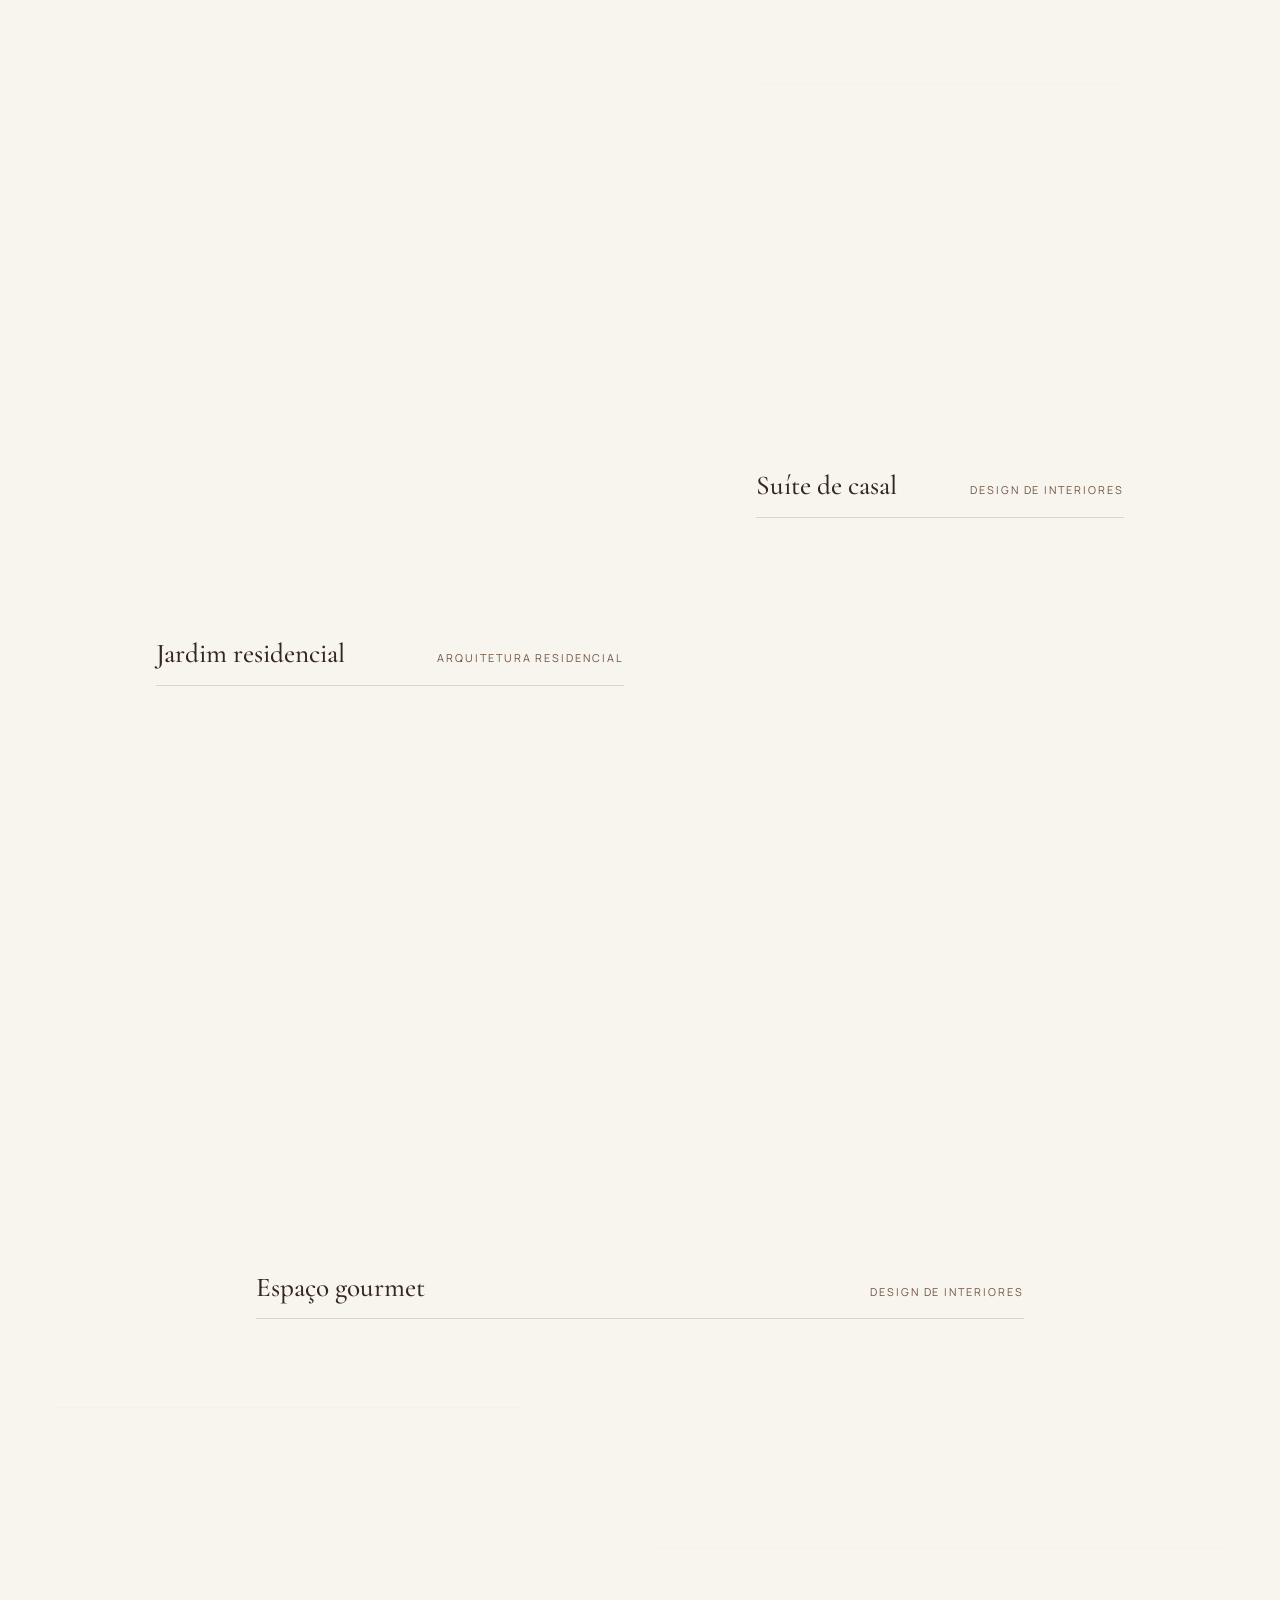
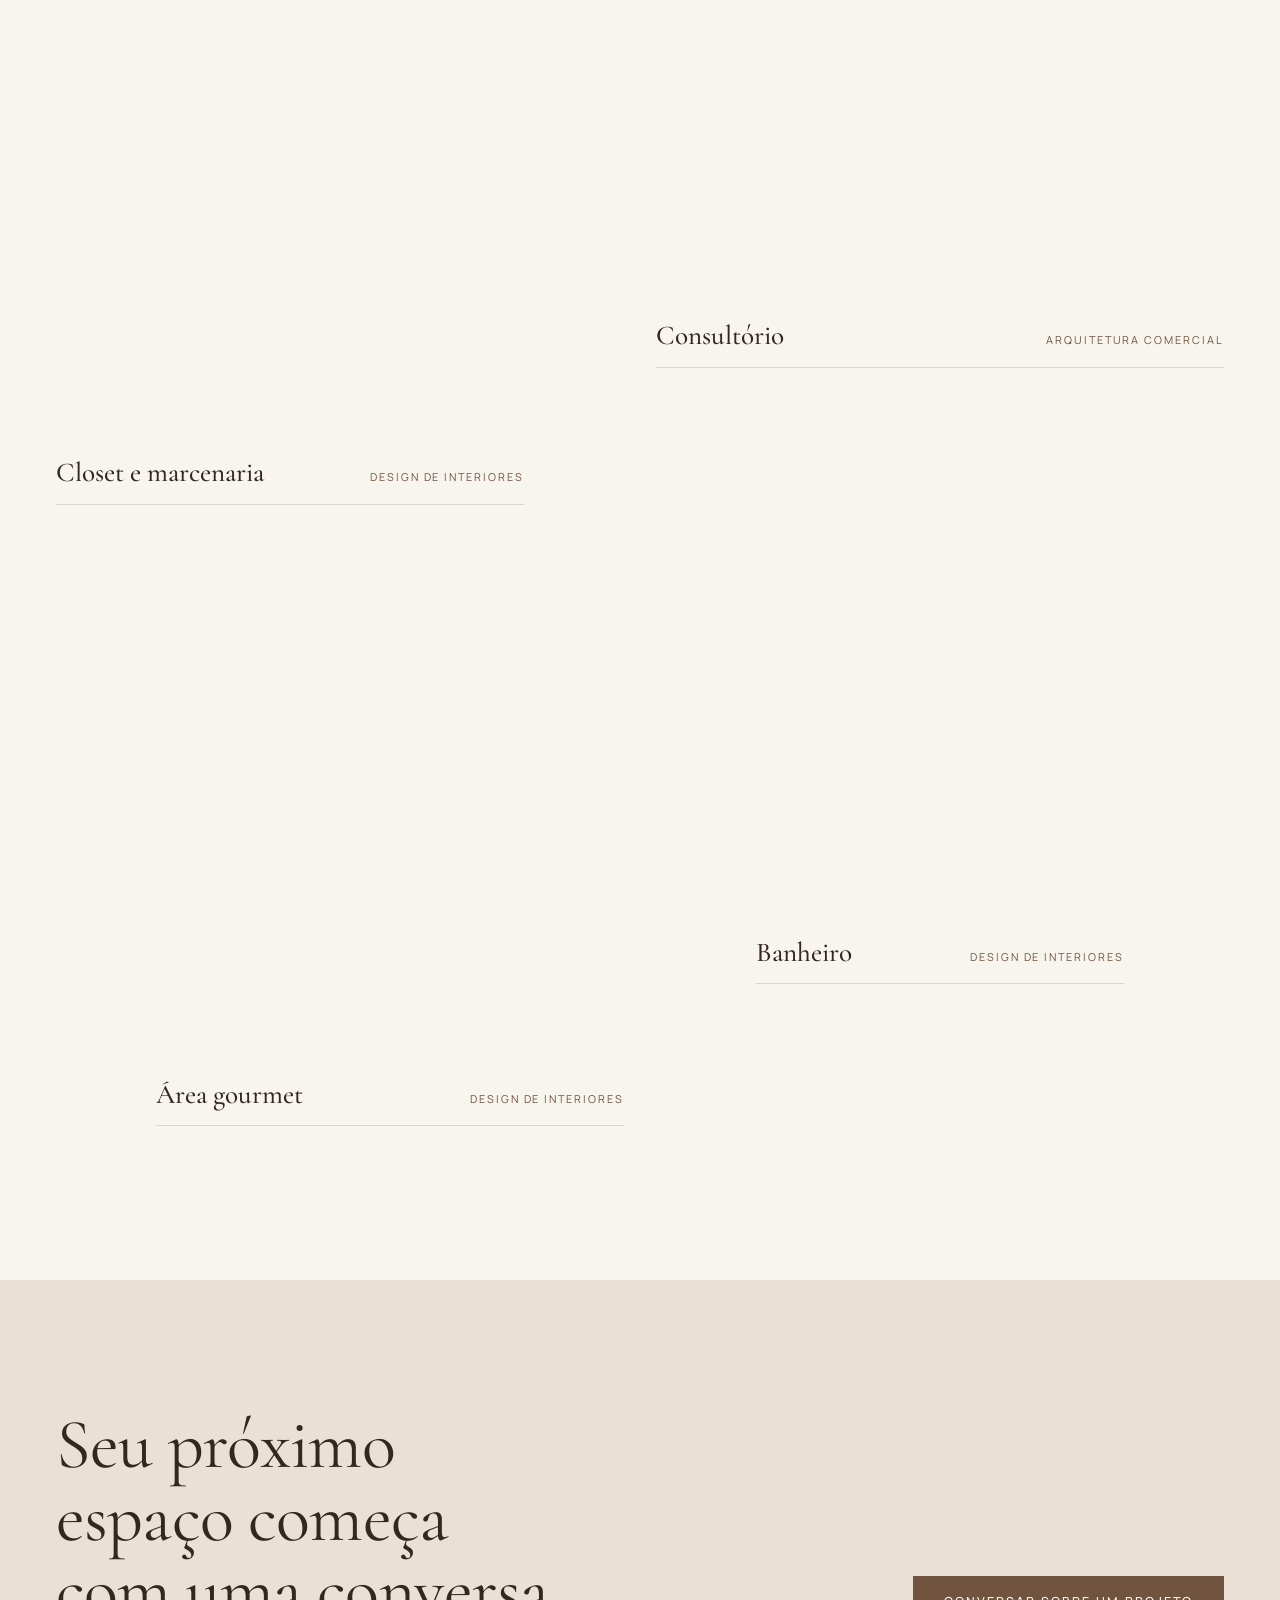
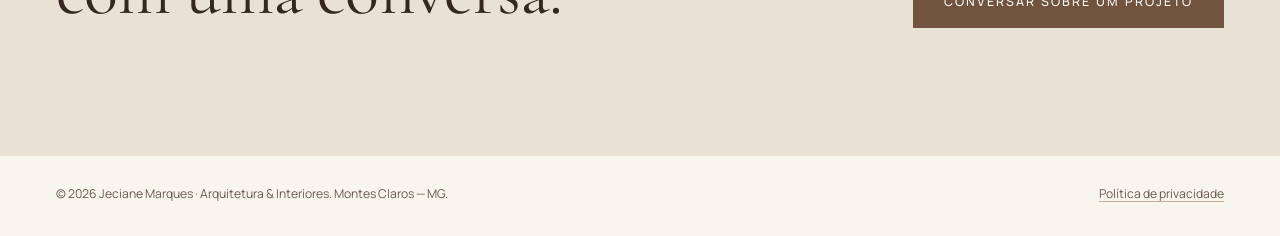
<file: projeto.html>
<!doctype html>
<html lang="pt-BR">
<head>
  <meta charset="utf-8">
  <meta name="viewport" content="width=device-width, initial-scale=1, viewport-fit=cover">
  <title>Projetos | Jeciane Marques — Arquitetura & Interiores</title>
  <meta name="description" content="Portfólio de projetos de arquitetura e interiores do escritório Jeciane Marques, em Montes Claros — MG.">
  <meta name="theme-color" content="#F8F5EF">
  <link rel="icon" href="data:image/svg+xml,%3Csvg xmlns='http://www.w3.org/2000/svg' viewBox='0 0 64 64'%3E%3Crect width='64' height='64' fill='%23F8F5EF'/%3E%3Ctext x='32' y='44' font-family='Georgia,serif' font-size='34' text-anchor='middle' fill='%2334271F'%3EJM%3C/text%3E%3C/svg%3E">
  <link rel="preconnect" href="https://fonts.googleapis.com">
  <link rel="preconnect" href="https://fonts.gstatic.com" crossorigin>
  <link href="https://fonts.googleapis.com/css2?family=Cormorant+Garamond:ital,wght@0,400;0,500;0,600;1,400;1,500&family=Manrope:wght@300;400;500;600&display=swap" rel="stylesheet">
  <link rel="stylesheet" href="css/style.css">
  <script>document.documentElement.classList.add("js")</script>
</head>
<body class="page">
  <a class="skip-link" href="#conteudo">Pular para o conteúdo</a>

  <header class="header" data-header data-solid>
    <div class="header__inner">
      <a class="brand" href="index.html" aria-label="Jeciane Marques — voltar à página inicial">
        <span class="brand__name">Jeciane Marques</span>
        <span class="brand__tag">Arquitetura &amp; Interiores</span>
      </a>
      <nav class="nav" id="menu" aria-label="Navegação principal" data-nav>
        <ul class="nav__list">
          <li><a href="index.html#sobre">Sobre</a></li>
          <li><a href="index.html#servicos">Serviços</a></li>
          <li><a href="projeto.html">Projetos</a></li>
          <li><a href="index.html#processo">Processo</a></li>
          <li><a href="index.html#faq">Dúvidas</a></li>
          <li><a href="index.html#contato">Contato</a></li>
        </ul>
        <a class="btn btn--small btn--outline nav__wa" href="index.html#contato" data-wa="geral">WhatsApp</a>
      </nav>
      <button class="menu-toggle" type="button" aria-expanded="false" aria-controls="menu" data-menu-toggle>
        <span class="sr-only">Abrir menu</span>
        <span class="menu-toggle__line"></span>
        <span class="menu-toggle__line"></span>
      </button>
    </div>
  </header>

  <main id="conteudo" class="page__main">
    <!-- Lista de projetos (sem ?id) -->
    <section class="section page-list" data-project-list>
      <div class="container">
        <a class="back-link" href="index.html#portfolio">Voltar ao início</a>
        <header class="section-head">
          <p class="eyebrow reveal">Portfólio</p>
          <h1 class="title reveal">Projetos que expressam diferentes formas de viver.</h1>
          <p class="section-head__sub reveal">Cada projeto nasce de uma visão particular e é desenvolvido para encontrar o equilíbrio entre forma, função e identidade.</p>
        </header>
        <div class="gallery" data-gallery></div>
        <p class="portfolio__note" data-illustrative-note>Fotografias fornecidas para o portfólio; títulos descritivos e informações técnicas a confirmar.</p>
      </div>
    </section>

    <!-- Detalhe do projeto (?id=...) — preenchido por js/projeto.js -->
    <article class="section project-detail" data-project-detail hidden></article>

    <section class="page-cta">
      <div class="container page-cta__inner">
        <h2 class="title">Seu próximo espaço começa com uma conversa.</h2>
        <a class="btn" href="index.html#contato" data-wa="portfolio">Conversar sobre um projeto</a>
      </div>
    </section>
  </main>

  <footer class="footer footer--compact">
    <div class="container footer__bottom">
      <p>© <span data-year></span> Jeciane Marques · Arquitetura &amp; Interiores. Montes Claros — MG.</p>
      <a href="privacidade.html">Política de privacidade</a>
    </div>
  </footer>

  <a class="wa-float" href="index.html#contato" data-wa="geral" data-wa-float aria-label="Conversar pelo WhatsApp">
    <svg viewBox="0 0 24 24" aria-hidden="true" focusable="false"><path d="M12.04 2C6.58 2 2.13 6.45 2.13 11.91c0 1.75.46 3.45 1.32 4.95L2.05 22l5.25-1.38a9.9 9.9 0 0 0 4.74 1.21h.01c5.46 0 9.91-4.45 9.91-9.91 0-2.65-1.03-5.14-2.9-7.01A9.82 9.82 0 0 0 12.04 2Zm0 18.15h-.01a8.23 8.23 0 0 1-4.19-1.15l-.3-.18-3.12.82.83-3.04-.2-.31a8.2 8.2 0 0 1-1.26-4.38c0-4.54 3.7-8.23 8.25-8.23 2.2 0 4.27.86 5.82 2.42a8.18 8.18 0 0 1 2.41 5.83c0 4.54-3.7 8.22-8.23 8.22Zm4.52-6.16c-.25-.12-1.47-.72-1.69-.81-.23-.08-.39-.12-.56.13-.16.25-.64.81-.79.97-.14.17-.29.19-.54.06-.25-.12-1.05-.39-1.99-1.23-.74-.66-1.23-1.47-1.38-1.72-.14-.25-.02-.38.11-.51.11-.11.25-.29.37-.43.13-.15.17-.25.25-.42.08-.17.04-.31-.02-.43-.06-.13-.56-1.34-.76-1.84-.2-.48-.41-.42-.56-.43h-.48c-.17 0-.43.06-.66.31-.22.25-.86.85-.86 2.07 0 1.22.89 2.4 1.01 2.56.12.17 1.75 2.67 4.23 3.74.59.26 1.05.41 1.41.52.59.19 1.13.16 1.56.1.48-.07 1.47-.6 1.67-1.18.21-.58.21-1.07.14-1.18-.06-.1-.22-.16-.47-.28Z"/></svg>
  </a>

  <script src="js/config.js"></script>
  <script src="js/projeto.js" defer></script>
  <script src="js/main.js" defer></script>
</body>
</html>
</file>
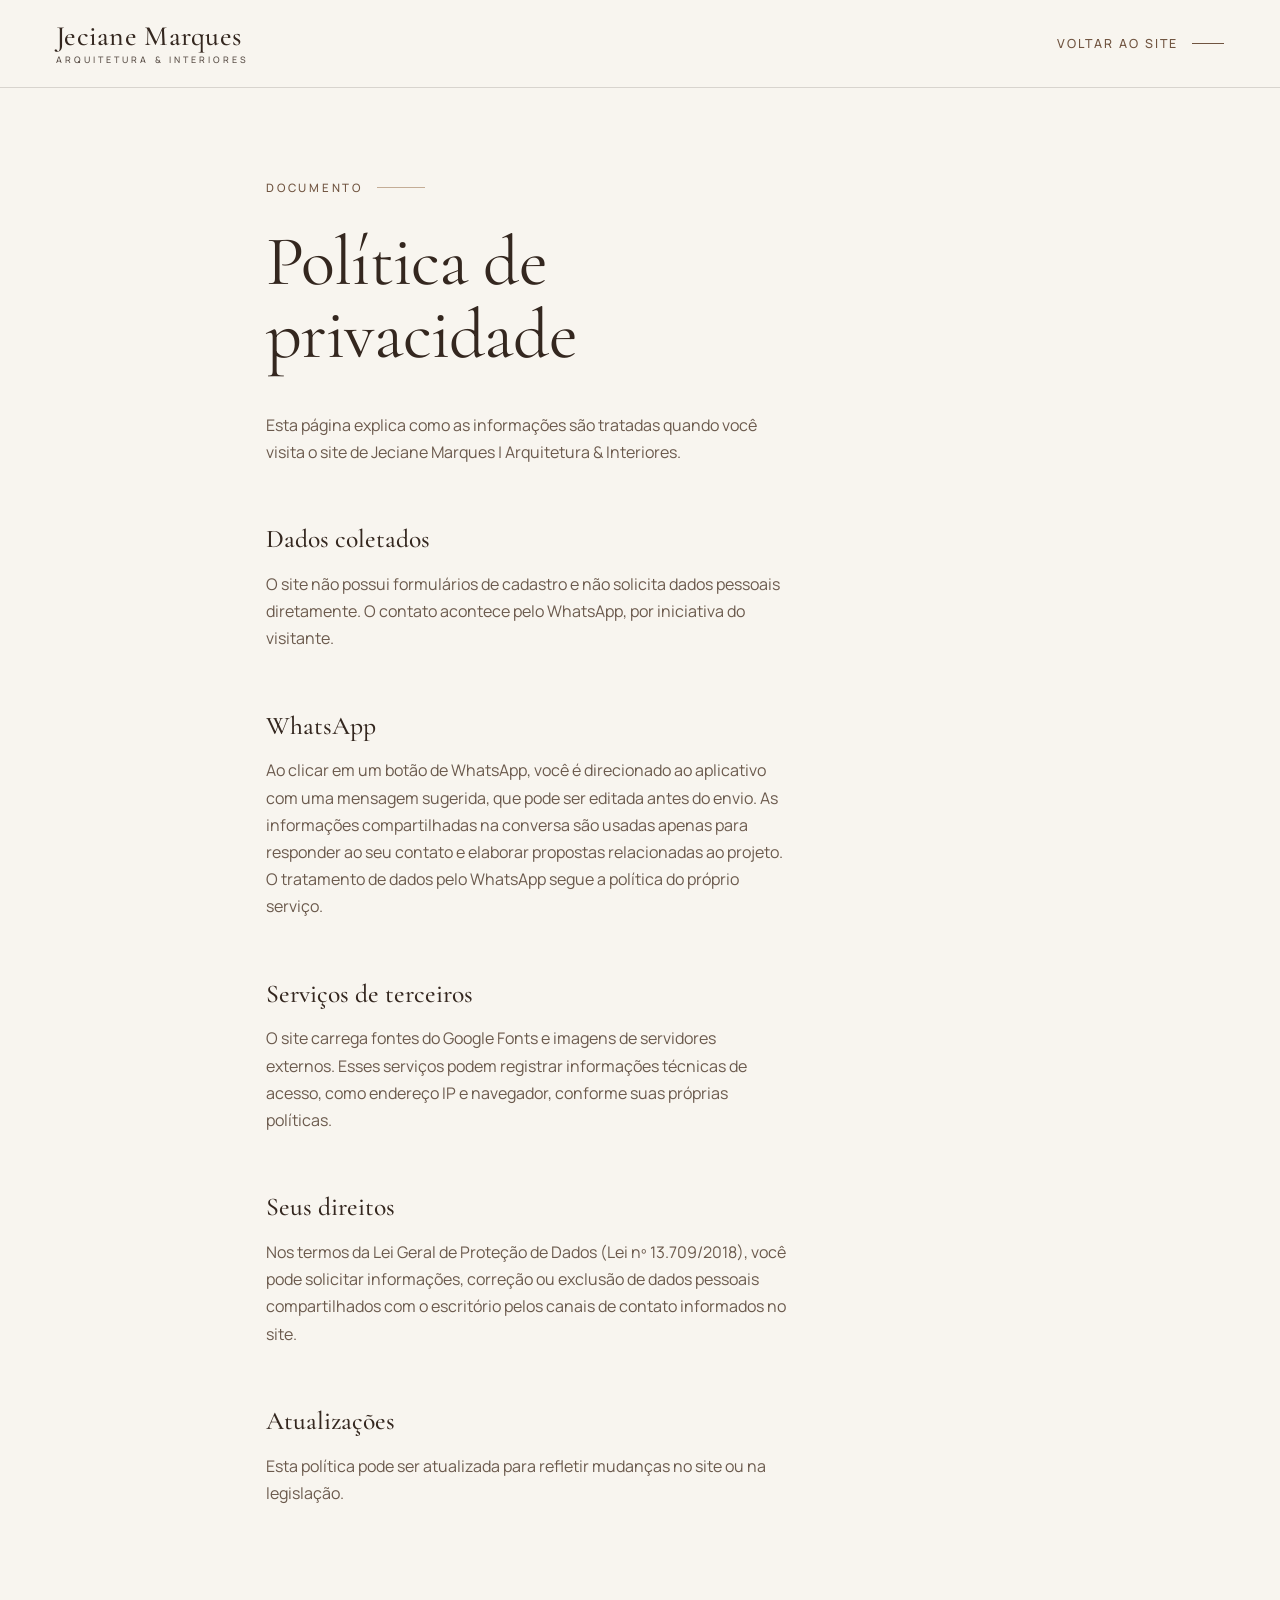
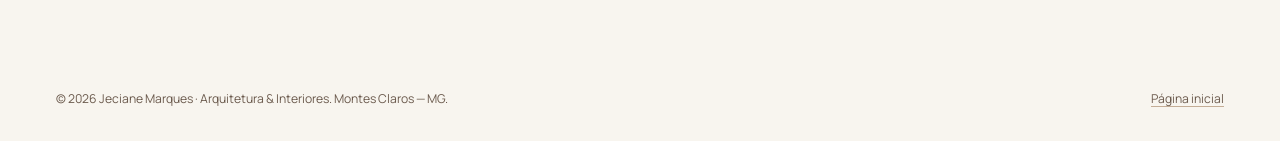
<file: _backup-2026-10-28-antes-das-fotos/privacidade.html>
<!doctype html>
<html lang="pt-BR">
<head>
  <meta charset="utf-8">
  <meta name="viewport" content="width=device-width, initial-scale=1, viewport-fit=cover">
  <title>Política de privacidade | Jeciane Marques — Arquitetura & Interiores</title>
  <meta name="robots" content="noindex">
  <meta name="theme-color" content="#F8F5EF">
  <link rel="icon" href="data:image/svg+xml,%3Csvg xmlns='http://www.w3.org/2000/svg' viewBox='0 0 64 64'%3E%3Crect width='64' height='64' fill='%23F8F5EF'/%3E%3Ctext x='32' y='44' font-family='Georgia,serif' font-size='34' text-anchor='middle' fill='%2334271F'%3EJM%3C/text%3E%3C/svg%3E">
  <link rel="preconnect" href="https://fonts.googleapis.com">
  <link rel="preconnect" href="https://fonts.gstatic.com" crossorigin>
  <link href="https://fonts.googleapis.com/css2?family=Cormorant+Garamond:ital,wght@0,400;0,500;1,400&family=Manrope:wght@400;500&display=swap" rel="stylesheet">
  <link rel="stylesheet" href="css/style.css">
  <script>document.documentElement.classList.add("js")</script>
</head>
<body class="page">
  <header class="header" data-header data-solid>
    <div class="header__inner">
      <a class="brand" href="index.html" aria-label="Jeciane Marques — voltar à página inicial">
        <span class="brand__name">Jeciane Marques</span>
        <span class="brand__tag">Arquitetura &amp; Interiores</span>
      </a>
      <a class="link-arrow" href="index.html">Voltar ao site</a>
    </div>
  </header>

  <main id="conteudo" class="page__main">
    <article class="section">
      <div class="container legal">
        <p class="eyebrow">Documento</p>
        <h1 class="title">Política de privacidade</h1>
        <!-- Texto-base: revisar com a responsável pelo escritório antes da publicação. -->
        <div class="prose legal__body">
          <p>Esta página explica como as informações são tratadas quando você visita o site de Jeciane Marques | Arquitetura &amp; Interiores.</p>
          <h2>Dados coletados</h2>
          <p>O site não possui formulários de cadastro e não solicita dados pessoais diretamente. O contato acontece pelo WhatsApp, por iniciativa do visitante.</p>
          <h2>WhatsApp</h2>
          <p>Ao clicar em um botão de WhatsApp, você é direcionado ao aplicativo com uma mensagem sugerida, que pode ser editada antes do envio. As informações compartilhadas na conversa são usadas apenas para responder ao seu contato e elaborar propostas relacionadas ao projeto. O tratamento de dados pelo WhatsApp segue a política do próprio serviço.</p>
          <h2>Serviços de terceiros</h2>
          <p>O site carrega fontes do Google Fonts e imagens de servidores externos. Esses serviços podem registrar informações técnicas de acesso, como endereço IP e navegador, conforme suas próprias políticas.</p>
          <h2>Seus direitos</h2>
          <p>Nos termos da Lei Geral de Proteção de Dados (Lei nº 13.709/2018), você pode solicitar informações, correção ou exclusão de dados pessoais compartilhados com o escritório pelos canais de contato informados no site.</p>
          <h2>Atualizações</h2>
          <p>Esta política pode ser atualizada para refletir mudanças no site ou na legislação.</p>
        </div>
      </div>
    </article>
  </main>

  <footer class="footer footer--compact">
    <div class="container footer__bottom">
      <p>© <span data-year></span> Jeciane Marques · Arquitetura &amp; Interiores. Montes Claros — MG.</p>
      <a href="index.html">Página inicial</a>
    </div>
  </footer>

  <script src="js/config.js"></script>
  <script src="js/main.js" defer></script>
</body>
</html>
</file>
<file: css/style.css>
/* ==========================================================================
   Jeciane Marques | Arquitetura & Interiores
   Mobile-first · editorial · paleta clara
   ========================================================================== */

:root {
  --cream: #F8F5EF;
  --sand: #EAE1D5;
  --beige: #C4AD96;
  --brown: #705440;
  --coffee: #34271F;

  --text: #34271F;
  --muted: #6b5a4d;
  --line: rgba(52, 39, 31, .16);
  --line-light: rgba(248, 245, 239, .28);

  --serif: "Cormorant Garamond", "Times New Roman", serif;
  --sans: "Manrope", system-ui, -apple-system, "Segoe UI", sans-serif;

  --gutter: 24px;
  --max: 1320px;
  --header-h: 72px;
  --section-y: clamp(88px, 12vw, 168px);

  --ease: cubic-bezier(.22, .61, .36, 1);
  --dur: 500ms;
}

/* Base ------------------------------------------------------------------ */
*, *::before, *::after { box-sizing: border-box; }

html {
  scroll-behavior: smooth;
  scroll-padding-top: var(--header-h);
  -webkit-text-size-adjust: 100%;
}

body {
  margin: 0;
  background: var(--cream);
  color: var(--text);
  font-family: var(--sans);
  font-size: 1rem;
  line-height: 1.7;
  font-weight: 400;
  -webkit-font-smoothing: antialiased;
  text-rendering: optimizeLegibility;
}

img { display: block; max-width: 100%; height: auto; }
figure { margin: 0; }
a { color: inherit; text-decoration: none; }
ul, ol { list-style: none; margin: 0; padding: 0; }
h1, h2, h3, p { margin: 0; }
button { font: inherit; color: inherit; background: none; border: 0; cursor: pointer; padding: 0; }

:focus-visible { outline: 1px solid var(--brown); outline-offset: 4px; }

::selection { background: var(--beige); color: var(--coffee); }

.sr-only {
  position: absolute; width: 1px; height: 1px; padding: 0; margin: -1px;
  overflow: hidden; clip: rect(0 0 0 0); white-space: nowrap; border: 0;
}

.skip-link {
  position: fixed; top: 12px; left: 12px; z-index: 100;
  background: var(--coffee); color: var(--cream);
  padding: 10px 16px; font-size: .85rem;
  transform: translateY(-200%); transition: transform 300ms var(--ease);
}
.skip-link:focus { transform: none; }

.container {
  width: 100%;
  max-width: var(--max);
  margin-inline: auto;
  padding-inline: var(--gutter);
}

/* Tipografia ------------------------------------------------------------ */
.eyebrow {
  display: flex; align-items: center; gap: 14px;
  font-size: .72rem; font-weight: 500;
  letter-spacing: .24em; text-transform: uppercase;
  color: var(--brown);
  margin-bottom: 28px;
}
.eyebrow span {
  font-family: var(--serif); font-style: italic;
  font-size: 1.05rem; letter-spacing: 0; text-transform: none;
  color: var(--beige);
}
.eyebrow::after {
  content: ""; width: 48px; height: 1px; background: var(--beige);
}
.eyebrow--center { justify-content: center; }
.eyebrow--light { color: var(--sand); }
.eyebrow--light span { color: var(--beige); }

.title {
  font-family: var(--serif);
  font-weight: 400;
  font-size: clamp(2.35rem, 6.4vw, 4.4rem);
  line-height: 1.04;
  letter-spacing: -.012em;
  color: var(--coffee);
  max-width: 16ch;
  text-wrap: balance;
}
.title--center { margin-inline: auto; text-align: center; }

.section-head { margin-bottom: clamp(48px, 7vw, 96px); }
.section-head__sub {
  margin-top: 28px;
  max-width: 46ch;
  color: var(--muted);
  font-size: 1.02rem;
}
.section-head__sub--center { margin-inline: auto; text-align: center; }

.prose p + p { margin-top: 1.1em; }
.prose { color: var(--muted); max-width: 52ch; }
.prose__lead {
  font-family: var(--serif);
  font-size: clamp(1.35rem, 2.6vw, 1.6rem);
  line-height: 1.4;
  color: var(--coffee);
}

/* Botões ---------------------------------------------------------------- */
.btn {
  display: inline-flex; align-items: center; justify-content: center;
  min-height: 52px;
  padding: 14px 30px;
  background: var(--brown);
  color: var(--cream);
  border: 1px solid var(--brown);
  font-size: .78rem; font-weight: 500;
  letter-spacing: .16em; text-transform: uppercase;
  text-align: center; line-height: 1.4;
  transition: background-color 400ms var(--ease), color 400ms var(--ease), border-color 400ms var(--ease);
}
.btn:hover { background: var(--coffee); border-color: var(--coffee); }

.btn--small { min-height: 40px; padding: 9px 18px; font-size: .7rem; }
.btn--large { min-height: 60px; padding: 18px 38px; }

.btn--outline { background: transparent; color: var(--coffee); border-color: var(--line); }
.btn--outline:hover { background: var(--coffee); color: var(--cream); border-color: var(--coffee); }

.btn--light { background: var(--cream); color: var(--coffee); border-color: var(--cream); }
.btn--light:hover { background: transparent; color: var(--cream); }

.btn--cream { background: var(--cream); color: var(--brown); border-color: var(--cream); }
.btn--cream:hover { background: var(--sand); border-color: var(--sand); color: var(--coffee); }

.link-arrow {
  display: inline-flex; align-items: center; gap: 14px;
  min-height: 44px;
  font-size: .78rem; font-weight: 500;
  letter-spacing: .16em; text-transform: uppercase;
  color: var(--brown);
}
.link-arrow::after {
  content: ""; width: 32px; height: 1px; background: currentColor;
  transition: width 400ms var(--ease);
}
.link-arrow:hover::after { width: 56px; }
.link-arrow--light { color: var(--cream); }

/* Assinatura ------------------------------------------------------------ */
.brand { display: inline-flex; flex-direction: column; line-height: 1; }
.brand__name {
  font-family: var(--serif);
  font-size: 1.55rem; font-weight: 500;
  letter-spacing: .01em;
}
.brand__tag {
  margin-top: 6px;
  font-size: .56rem; font-weight: 500;
  letter-spacing: .34em; text-transform: uppercase;
  opacity: .8;
}

/* Cabeçalho ------------------------------------------------------------- */
.header {
  position: fixed; inset: 0 0 auto 0; z-index: 50;
  height: var(--header-h);
  color: var(--cream);
  transition: background-color 450ms var(--ease), color 450ms var(--ease), border-color 450ms var(--ease);
  border-bottom: 1px solid transparent;
}
.header__inner {
  height: 100%;
  max-width: var(--max); margin-inline: auto;
  padding-inline: var(--gutter);
  display: flex; align-items: center; justify-content: space-between;
}
.header.is-scrolled,
.header.is-open {
  background: var(--cream);
  color: var(--coffee);
  border-bottom-color: var(--line);
}

.menu-toggle {
  position: relative; z-index: 2;
  width: 44px; height: 44px;
  display: grid; place-content: center; gap: 7px;
}
.menu-toggle__line {
  display: block; width: 26px; height: 1px; background: currentColor;
  transition: transform 400ms var(--ease);
}
.is-open .menu-toggle__line:first-of-type { transform: translateY(4px) rotate(45deg); }
.is-open .menu-toggle__line:last-of-type { transform: translateY(-4px) rotate(-45deg); }

/* Menu mobile: painel em tela cheia */
.nav {
  position: fixed; inset: var(--header-h) 0 0 0;
  background: var(--cream); color: var(--coffee);
  padding: 40px var(--gutter) calc(40px + env(safe-area-inset-bottom));
  display: flex; flex-direction: column; justify-content: space-between;
  opacity: 0; visibility: hidden;
  transform: translateY(-8px);
  transition: opacity 400ms var(--ease), transform 400ms var(--ease), visibility 0s linear 400ms;
}
.is-open .nav {
  opacity: 1; visibility: visible; transform: none;
  transition: opacity 400ms var(--ease), transform 400ms var(--ease);
}
.nav__list li { border-bottom: 1px solid var(--line); }
.nav__list a {
  display: block; padding: 16px 0;
  font-family: var(--serif); font-size: 2rem; line-height: 1.2;
}
.nav__wa { align-self: flex-start; min-height: 52px; padding-inline: 28px; }

body.menu-open { overflow: hidden; }

/* Hero ------------------------------------------------------------------ */
.hero {
  position: relative;
  min-height: 100svh;
  display: flex; align-items: flex-end;
  color: var(--cream);
  overflow: hidden;
  background: var(--coffee);
}
.hero__media { position: absolute; inset: 0; }
.hero__media img {
  width: 100%; height: 100%; object-fit: cover;
  transform: scale(1.06);
  animation: heroZoom 1800ms var(--ease) forwards;
}
.hero__media::after {
  content: ""; position: absolute; inset: 0;
  background:
    linear-gradient(180deg, rgba(52,39,31,.42) 0%, rgba(52,39,31,0) 26%),
    linear-gradient(90deg, rgba(52,39,31,.55) 0%, rgba(52,39,31,.18) 55%, rgba(52,39,31,0) 80%),
    linear-gradient(0deg, rgba(52,39,31,.78) 0%, rgba(52,39,31,.32) 46%, rgba(52,39,31,.08) 100%);
}
.hero__content {
  position: relative; z-index: 1;
  padding-top: calc(var(--header-h) + 48px);
  padding-bottom: 56px;
}
.hero__eyebrow {
  font-size: .7rem; letter-spacing: .26em; text-transform: uppercase;
  color: var(--sand);
  margin-bottom: 22px;
  display: flex; align-items: center; gap: 14px;
}
.hero__eyebrow::before { content: ""; width: 32px; height: 1px; background: var(--beige); }
.hero__title {
  font-family: var(--serif); font-weight: 400;
  font-size: clamp(2.7rem, 9.6vw, 6.6rem);
  line-height: .98;
  letter-spacing: -.018em;
  max-width: 13ch;
  text-wrap: balance;
}
.hero__title em { font-style: italic; color: var(--sand); }
.hero__bottom {
  margin-top: 32px;
  display: grid; gap: 32px;
}
.hero__text { max-width: 46ch; font-size: .95rem; color: rgba(248,245,239,.82); }
.hero__lead {
  font-family: var(--serif); font-size: 1.3rem; line-height: 1.35;
  color: var(--cream); margin-bottom: 12px;
}
.hero__actions { display: flex; flex-direction: column; align-items: flex-start; gap: 12px; }
.hero__actions .btn { width: 100%; }

.hero__scroll { display: none; }

.illustrative-tag {
  position: absolute; right: 12px; bottom: 12px; z-index: 2;
  font-size: .6rem; letter-spacing: .18em; text-transform: uppercase;
  color: var(--cream);
  background: rgba(52,39,31,.55);
  padding: 5px 9px;
  pointer-events: none;
}
.hero .illustrative-tag { top: calc(var(--header-h) + 12px); bottom: auto; }

/* Seções ---------------------------------------------------------------- */
.section { padding-block: var(--section-y); }

/* Sobre */
.about__grid { display: grid; gap: 56px; }
.about__media { position: relative; aspect-ratio: 4 / 5; }
.about__media img { width: 100%; height: 100%; object-fit: cover; }
.about__media::before {
  /* moldura de linha fina deslocada */
  content: ""; position: absolute; inset: 18px -14px -14px 18px;
  border: 1px solid var(--beige); z-index: -1;
}
.about__media { isolation: isolate; margin-right: 14px; }
.photo-placeholder {
  height: 100%;
  background: var(--sand);
  display: flex; flex-direction: column; align-items: center; justify-content: center;
  gap: 8px; text-align: center; padding: 24px;
  color: var(--brown);
}
.photo-placeholder span { font-family: var(--serif); font-size: 1.6rem; font-style: italic; }
.photo-placeholder small { font-size: .68rem; letter-spacing: .18em; text-transform: uppercase; opacity: .7; }
.about__content .title { margin-bottom: 36px; }
.about__content .link-arrow { margin-top: 36px; }

/* Serviços */
.services { background: var(--sand); }
.services__list { display: grid; gap: 72px; }
.service__media {
  position: relative; overflow: hidden;
  aspect-ratio: 4 / 5;
  background: var(--beige);
}
.service__media img { width: 100%; height: 100%; object-fit: cover; transition: transform 900ms var(--ease); }
.service:hover .service__media img { transform: scale(1.035); }
.service__body { padding-top: 28px; }
.service__num {
  display: block;
  font-family: var(--serif); font-style: italic;
  font-size: 1.1rem; color: var(--brown);
  margin-bottom: 10px;
}
.service__title {
  font-family: var(--serif); font-weight: 500;
  font-size: clamp(1.8rem, 3.4vw, 2.2rem); line-height: 1.1;
  color: var(--coffee);
}
.service__tagline {
  margin-top: 8px; margin-bottom: 18px;
  font-family: var(--serif); font-style: italic;
  font-size: 1.2rem; color: var(--brown);
}
.service__body > p:not(.service__tagline) { color: var(--muted); max-width: 44ch; }
.service__body .link-arrow { margin-top: 20px; }

/* Portfólio */
.gallery { display: grid; gap: 48px; }
.project { display: block; }
.project__media {
  position: relative; overflow: hidden;
  aspect-ratio: 4 / 5;
  background: var(--sand);
}
.project__media img {
  width: 100%; height: 100%; object-fit: cover;
  transition: transform 900ms var(--ease);
}
.project:hover .project__media img,
.project:focus-visible .project__media img { transform: scale(1.04); }
.project__meta {
  display: flex; flex-wrap: wrap; justify-content: space-between; align-items: baseline; gap: 4px 16px;
  padding-top: 18px;
  border-bottom: 1px solid var(--line);
  padding-bottom: 14px;
}
.project__title {
  font-family: var(--serif); font-weight: 500;
  font-size: 1.5rem; line-height: 1.2;
}
.project__cat {
  font-size: .68rem; letter-spacing: .18em; text-transform: uppercase;
  color: var(--brown); text-align: right;
}
.portfolio__note {
  margin-top: 40px;
  font-size: .8rem; color: var(--muted); font-style: italic;
}
.portfolio__actions {
  margin-top: 48px;
  display: flex; flex-direction: column; align-items: flex-start; gap: 16px;
}

/* Diferenciais */
.values { background: var(--cream); border-top: 1px solid var(--line); }
.values__grid { display: grid; gap: 64px; }
.values__head .btn { margin-top: 40px; }
.values__list { border-top: 1px solid var(--line); }
.value {
  display: grid; grid-template-columns: 56px 1fr; gap: 16px;
  padding: 32px 0;
  border-bottom: 1px solid var(--line);
}
.value__num {
  font-family: var(--serif); font-size: 1.4rem; line-height: 1.3;
  color: var(--beige);
}
.value__title {
  font-family: var(--serif); font-weight: 500;
  font-size: 1.6rem; line-height: 1.2;
  margin-bottom: 8px;
}
.value p { color: var(--muted); max-width: 50ch; }

/* Processo */
.process { background: var(--sand); }
.timeline { position: relative; display: grid; gap: 48px; padding-left: 32px; }
.timeline::before {
  content: ""; position: absolute; left: 4px; top: 10px; bottom: 10px;
  width: 1px; background: var(--beige);
}
.step { position: relative; }
.step::before {
  content: ""; position: absolute; left: -32px; top: 10px;
  width: 9px; height: 9px; border-radius: 50%;
  background: var(--sand); border: 1px solid var(--brown);
}
.step__num {
  display: block;
  font-family: var(--serif); font-style: italic;
  font-size: 1.2rem; color: var(--brown);
  margin-bottom: 8px;
}
.step__title {
  font-family: var(--serif); font-weight: 500;
  font-size: 1.65rem; line-height: 1.15;
  margin-bottom: 10px;
}
.step p { color: var(--muted); max-width: 34ch; }
.process__actions { margin-top: 56px; }

/* Depoimentos */
.testimonials__inner { text-align: center; }
.quotes { margin-top: 72px; display: grid; gap: 56px; text-align: left; }
.quote { border-top: 1px solid var(--line); padding-top: 32px; }
.quote__text {
  font-family: var(--serif); font-size: 1.45rem; line-height: 1.45;
  color: var(--coffee);
}
.quote__text::before { content: "“"; color: var(--beige); margin-right: 2px; }
.quote__text::after { content: "”"; color: var(--beige); margin-left: 2px; }
.quote__author { margin-top: 20px; font-size: .9rem; font-weight: 500; }
.quote__project {
  display: block; margin-top: 2px;
  font-size: .68rem; letter-spacing: .18em; text-transform: uppercase;
  color: var(--brown); font-weight: 400;
}

/* FAQ */
.faq { border-top: 1px solid var(--line); }
.faq__grid { display: grid; gap: 56px; }
.faq__head .btn { margin-top: 36px; }
.accordion { border-top: 1px solid var(--line); }
.accordion__item { border-bottom: 1px solid var(--line); }
.accordion__item h3 { font-weight: inherit; }
.accordion__trigger {
  width: 100%;
  display: flex; justify-content: space-between; align-items: center; gap: 24px;
  padding: 24px 0;
  min-height: 64px;
  text-align: left;
  font-family: var(--serif); font-size: 1.35rem; line-height: 1.3; font-weight: 500;
  color: var(--coffee);
  transition: color 300ms var(--ease);
}
.accordion__trigger:hover { color: var(--brown); }
.accordion__icon { position: relative; flex: 0 0 14px; height: 14px; }
.accordion__icon::before,
.accordion__icon::after {
  content: ""; position: absolute; left: 0; top: 50%;
  width: 14px; height: 1px; background: var(--brown);
  transition: transform 400ms var(--ease);
}
.accordion__icon::after { transform: rotate(90deg); }
.accordion__trigger[aria-expanded="true"] .accordion__icon::after { transform: rotate(0); }
.accordion__panel {
  display: grid; grid-template-rows: 0fr;
  transition: grid-template-rows 450ms var(--ease);
}
.accordion__panel > div { overflow: hidden; }
.accordion__panel p { color: var(--muted); padding-bottom: 26px; max-width: 60ch; }
.accordion__item.is-open .accordion__panel { grid-template-rows: 1fr; }

/* Contato */
.contact {
  background: var(--brown);
  color: var(--cream);
  padding-block: var(--section-y);
  position: relative; overflow: hidden;
}
.contact::before {
  /* linha arquitetônica decorativa */
  content: ""; position: absolute; top: 0; bottom: 0; right: 18%;
  width: 1px; background: var(--line-light);
}
.contact__inner { position: relative; }
.contact__title {
  font-family: var(--serif); font-weight: 400;
  font-size: clamp(2.5rem, 7.4vw, 5.4rem);
  line-height: 1.02; letter-spacing: -.015em;
  max-width: 15ch;
  text-wrap: balance;
}
.contact__title em { font-style: italic; color: var(--sand); }
.contact__grid { margin-top: 48px; display: grid; gap: 40px; }
.contact__text { max-width: 48ch; color: rgba(248,245,239,.82); }
.contact__text p + p { margin-top: 1em; }
.contact__cta { display: flex; flex-direction: column; align-items: flex-start; gap: 18px; }
.contact__cta .btn { width: 100%; }
.contact__pending { font-size: .8rem; color: var(--sand); font-style: italic; }
.contact__support {
  font-size: .7rem; letter-spacing: .2em; text-transform: uppercase;
  color: var(--sand);
}

/* Rodapé */
.footer {
  background: var(--cream);
  padding-top: 80px;
  padding-bottom: calc(32px + env(safe-area-inset-bottom));
  font-size: .9rem;
}
.footer__grid { display: grid; gap: 48px; padding-bottom: 56px; }
.brand--footer .brand__name { font-size: 2rem; }
.footer__city { margin-top: 20px; color: var(--muted); }
.footer__cau { margin-top: 4px; color: var(--muted); font-size: .8rem; }
.footer__label {
  font-size: .68rem; font-weight: 500;
  letter-spacing: .22em; text-transform: uppercase;
  color: var(--brown);
  margin-bottom: 18px;
}
.footer__col li { padding: 4px 0; color: var(--muted); }
.footer__col a { color: var(--coffee); transition: color 300ms var(--ease); }
.footer__col a:hover { color: var(--brown); }
.footer__bottom {
  display: flex; flex-direction: column; gap: 10px;
  border-top: 1px solid var(--line);
  padding-top: 28px;
  font-size: .76rem; color: var(--muted);
}
.footer__bottom a { text-decoration: underline; text-underline-offset: 3px; text-decoration-color: var(--beige); }

/* WhatsApp flutuante */
.wa-float {
  position: fixed; z-index: 40;
  right: 16px; bottom: calc(16px + env(safe-area-inset-bottom));
  width: 52px; height: 52px;
  display: grid; place-items: center;
  background: var(--brown); color: var(--cream);
  border-radius: 50%;
  box-shadow: 0 6px 20px rgba(52,39,31,.18);
  opacity: 0; visibility: hidden; transform: translateY(12px);
  transition: opacity 400ms var(--ease), transform 400ms var(--ease), visibility 0s linear 400ms, background-color 300ms var(--ease);
}
.wa-float svg { width: 24px; height: 24px; fill: currentColor; }
.wa-float.is-visible {
  opacity: 1; visibility: visible; transform: none;
  transition: opacity 400ms var(--ease), transform 400ms var(--ease), background-color 300ms var(--ease);
}
.wa-float:hover { background: var(--coffee); }

/* Animações ------------------------------------------------------------- */
@keyframes heroZoom { to { transform: scale(1); } }

.js [data-intro] {
  opacity: 0; transform: translateY(18px);
  animation: introUp 900ms var(--ease) forwards;
}
.js [data-intro]:nth-child(1) { animation-delay: 150ms; }
.js [data-intro]:nth-child(2) { animation-delay: 300ms; }
.js [data-intro]:nth-child(3) { animation-delay: 500ms; }
@keyframes introUp { to { opacity: 1; transform: none; } }

.js .reveal {
  opacity: 0; transform: translateY(22px);
  transition: opacity 600ms var(--ease), transform 600ms var(--ease);
}
.js .reveal.is-in { opacity: 1; transform: none; }

.js .reveal-img { clip-path: inset(-24px -24px 100% -24px); transition: clip-path 1000ms var(--ease); }
.js .reveal-img.is-in { clip-path: inset(-24px); }
.js .reveal-img img { transform: scale(1.08); transition: transform 1400ms var(--ease); }
.js .reveal-img.is-in img { transform: scale(1); }
.js .service:hover .reveal-img.is-in img,
.js .project:hover .reveal-img.is-in img { transform: scale(1.04); }

@media (prefers-reduced-motion: reduce) {
  html { scroll-behavior: auto; }
  *, *::before, *::after {
    animation-duration: 1ms !important; animation-delay: 0ms !important;
    transition-duration: 1ms !important;
  }
  .js .reveal, .js [data-intro] { opacity: 1; transform: none; }
  .js .reveal-img { clip-path: none; }
  .js .reveal-img img, .hero__media img { transform: none; }
}

/* ======================================================================
   Tablet ≥ 720px
   ====================================================================== */
@media (min-width: 720px) {
  :root { --gutter: 40px; }

  .hero__actions { flex-direction: row; align-items: center; gap: 28px; }
  .hero__actions .btn { width: auto; }

  .services__list { grid-template-columns: 1fr 1fr; column-gap: 40px; row-gap: 96px; }
  .service:nth-child(even) { margin-top: 120px; }

  .gallery { grid-template-columns: repeat(2, 1fr); column-gap: 32px; row-gap: 64px; }
  .gallery .project:nth-child(even) { margin-top: 80px; }

  .portfolio__actions { flex-direction: row; align-items: center; gap: 36px; }

  .timeline { grid-template-columns: repeat(2, 1fr); column-gap: 48px; }

  .quotes { grid-template-columns: repeat(2, 1fr); gap: 48px; }

  .contact__cta .btn { width: auto; }

  .footer__grid { grid-template-columns: 1.4fr 1fr 1fr; }
  .footer__bottom { flex-direction: row; justify-content: space-between; }
}

/* ======================================================================
   Desktop ≥ 1024px
   ====================================================================== */
@media (min-width: 1024px) {
  :root { --gutter: 56px; --header-h: 88px; }

  .menu-toggle { display: none; }
  .nav {
    position: static; inset: auto;
    background: none; color: inherit; padding: 0;
    flex-direction: row; align-items: center; gap: 44px;
    opacity: 1; visibility: visible; transform: none;
    transition: none;
  }
  .nav__list { display: flex; gap: 34px; }
  .nav__list li { border: 0; }
  .nav__list a {
    position: relative; padding: 6px 0;
    font-family: var(--sans); font-size: .74rem; font-weight: 500;
    letter-spacing: .18em; text-transform: uppercase;
  }
  .nav__list a::after {
    content: ""; position: absolute; left: 0; right: 0; bottom: 0;
    height: 1px; background: currentColor;
    transform: scaleX(0); transform-origin: right;
    transition: transform 400ms var(--ease);
  }
  .nav__list a:hover::after { transform: scaleX(1); transform-origin: left; }
  .nav__wa { min-height: 40px; padding-inline: 20px; }
  .header:not(.is-scrolled) .nav__wa { color: var(--cream); border-color: rgba(248,245,239,.5); }
  .header:not(.is-scrolled) .nav__wa:hover { background: var(--cream); color: var(--coffee); border-color: var(--cream); }

  .brand__name { font-size: 1.75rem; }

  /* Hero editorial: título amplo + rodapé em duas colunas */
  .hero__content { padding-bottom: 72px; }
  .hero__bottom {
    grid-template-columns: minmax(0, 1fr) auto;
    align-items: end; gap: 64px;
    margin-top: 48px; padding-top: 32px;
    border-top: 1px solid var(--line-light);
  }
  .hero__actions { flex-direction: column; align-items: flex-end; gap: 14px; }
  .hero__scroll {
    display: block; position: absolute; z-index: 1;
    left: 50%; bottom: 0; width: 1px; height: 56px;
    background: rgba(248,245,239,.25); overflow: hidden;
  }
  .hero__scroll span {
    position: absolute; left: 0; top: -50%; width: 1px; height: 50%;
    background: var(--cream);
    animation: scrollLine 2400ms var(--ease) infinite;
  }
  @keyframes scrollLine { to { top: 100%; } }

  /* Sobre: foto à esquerda, texto à direita */
  .about__grid {
    grid-template-columns: 5fr 6fr;
    gap: clamp(64px, 9vw, 140px);
    align-items: center;
  }

  /* Serviços em grade assimétrica de quatro colunas */
  .services__list { grid-template-columns: repeat(4, 1fr); column-gap: 32px; }
  .service:nth-child(even) { margin-top: 0; }
  .service:nth-child(2) { margin-top: 96px; }
  .service:nth-child(3) { margin-top: 32px; }
  .service:nth-child(4) { margin-top: 128px; }
  .service__media { aspect-ratio: 3 / 4; }
  .service__title { font-size: 1.85rem; }

  /* Portfólio: grid assimétrico de 12 colunas */
  .section-head--split {
    display: grid; grid-template-columns: 7fr 5fr; gap: 64px; align-items: end;
  }
  .section-head--split .section-head__sub { margin-top: 0; }
  .gallery {
    grid-template-columns: repeat(12, 1fr);
    column-gap: 32px; row-gap: 88px;
  }
  .gallery .project:nth-child(even) { margin-top: 0; }
  .gallery .project:nth-child(5n+1) { grid-column: 1 / span 5; }
  .gallery .project:nth-child(5n+2) { grid-column: 7 / span 6; margin-top: 140px; }
  .gallery .project:nth-child(5n+3) { grid-column: 2 / span 5; }
  .gallery .project:nth-child(5n+4) { grid-column: 8 / span 4; margin-top: 96px; }
  .gallery .project:nth-child(5n)   { grid-column: 3 / span 8; }
  .project--tall .project__media { aspect-ratio: 4 / 5.4; }
  .project--wide .project__media { aspect-ratio: 16 / 10; }
  .project--square .project__media { aspect-ratio: 1 / 1; }
  .project__title { font-size: 1.7rem; }

  /* Diferenciais: título fixo + lista */
  .values__grid { grid-template-columns: 5fr 7fr; gap: clamp(64px, 8vw, 128px); align-items: start; }
  .values__head { position: sticky; top: calc(var(--header-h) + 48px); }
  .value { grid-template-columns: 96px 1fr; padding: 40px 0; }
  .value__num { font-size: 1.9rem; }
  .value__title { font-size: 1.9rem; }

  /* Processo: linha do tempo horizontal */
  .timeline {
    grid-template-columns: repeat(4, 1fr);
    gap: 40px;
    padding-left: 0; padding-top: 48px;
  }
  .timeline::before { left: 0; right: 0; top: 4px; bottom: auto; width: auto; height: 1px; }
  .step::before { left: 0; top: -48px; }
  .step__title { font-size: 1.75rem; }

  .quotes { grid-template-columns: repeat(3, 1fr); }

  /* FAQ em duas colunas */
  .faq__grid { grid-template-columns: 4fr 7fr; gap: clamp(64px, 8vw, 128px); align-items: start; }
  .faq__head { position: sticky; top: calc(var(--header-h) + 48px); }
  .accordion__trigger { font-size: 1.55rem; padding: 28px 0; }

  /* Contato */
  .contact__grid { grid-template-columns: 6fr 5fr; gap: 96px; align-items: end; margin-top: 72px; }
  .contact__cta { align-items: flex-start; }

  .footer__grid { grid-template-columns: 2fr 1fr 1fr; }

  .wa-float { right: 32px; bottom: 32px; width: 56px; height: 56px; }
}

@media (min-width: 1440px) {
  .hero__title { font-size: 7.2rem; }
}

/* ======================================================================
   Páginas internas (projeto, privacidade)
   ====================================================================== */
.page__main { padding-top: var(--header-h); }
.page .section { padding-top: clamp(48px, 7vw, 96px); }
.back-link {
  display: inline-flex; align-items: center; gap: 12px;
  min-height: 44px; margin-bottom: 40px;
  font-size: .72rem; font-weight: 500; letter-spacing: .18em; text-transform: uppercase;
  color: var(--brown);
}
.back-link::before { content: ""; width: 24px; height: 1px; background: currentColor; transition: width 400ms var(--ease); }
.back-link:hover::before { width: 40px; }

.detail__head { margin-bottom: clamp(48px, 6vw, 80px); }
.detail__head .title { max-width: 18ch; }
.detail__gallery { display: grid; gap: 24px; }
.detail__img { position: relative; overflow: hidden; background: var(--sand); }
.detail__img img { width: 100%; aspect-ratio: 4 / 3; object-fit: cover; }
.detail__next {
  display: block; margin-top: 80px; padding: 40px 0;
  border-top: 1px solid var(--line); border-bottom: 1px solid var(--line);
  font-family: var(--serif); font-size: clamp(1.8rem, 4vw, 2.8rem); line-height: 1.1;
  transition: color 300ms var(--ease);
}
.detail__next span {
  display: block; margin-bottom: 10px;
  font-family: var(--sans); font-size: .7rem; letter-spacing: .2em; text-transform: uppercase; color: var(--brown);
}
.detail__next:hover { color: var(--brown); }

.page-cta { background: var(--sand); padding-block: clamp(72px, 10vw, 128px); }
.page-cta__inner { display: grid; gap: 32px; justify-items: start; }

.footer--compact { padding-top: 0; }
.footer--compact .footer__bottom { border-top: 0; }

.legal { max-width: 860px; }
.legal .title { margin-bottom: 40px; }
.legal__body h2 {
  margin-top: 2em; margin-bottom: .4em;
  font-family: var(--serif); font-weight: 500; font-size: 1.6rem; color: var(--coffee);
}

@media (min-width: 1024px) {
  .detail__gallery { grid-template-columns: repeat(12, 1fr); gap: 32px; }
  .detail__img:nth-child(3n+1) { grid-column: 1 / -1; }
  .detail__img:nth-child(3n+1) img { aspect-ratio: 16 / 9; }
  .detail__img:nth-child(3n+2) { grid-column: 1 / span 7; }
  .detail__img:nth-child(3n+3) { grid-column: 8 / span 5; margin-top: 120px; }
  .detail__img:nth-child(3n+3) img { aspect-ratio: 4 / 5; }
  .page-cta__inner { grid-template-columns: 1fr auto; align-items: end; }
}

/* Revisão de entrega: informações profissionais e contato */
.contact__details { margin-top: 20px; display: grid; gap: 18px; font-size: .86rem; line-height: 1.85; color: rgba(248,245,239,.86); }
.contact__details strong { color: #fff; font-weight: 600; }
.contact__details a { color: #F8F5EF; text-decoration: underline; text-underline-offset: 4px; }
.footer__col li { overflow-wrap: anywhere; }
@media (min-width: 720px) { .footer__grid { grid-template-columns: repeat(2,minmax(0,1fr)); } }
@media (min-width: 1024px) { .footer__grid { grid-template-columns: 1.5fr 1fr 1.25fr 1fr; gap: 28px; } }
@media (max-width: 719px) { .contact__details { font-size: .82rem; } .footer__grid { gap: 32px; } }

/* Hero com <picture> (foto vertical no celular, horizontal no desktop) */
.hero__media picture { display: contents; }

/* Mapa de localização (seção de contato) */
.contact__map { margin-top: 64px; }
.contact__map iframe {
  display: block; width: 100%; height: 360px; border: 0;
  background: var(--sand);
  filter: grayscale(.45) sepia(.18) contrast(.95);
  transition: filter 500ms var(--ease);
}
.contact__map:hover iframe { filter: none; }
.contact__map figcaption {
  display: flex; flex-wrap: wrap; align-items: center; justify-content: space-between; gap: 8px 24px;
  padding-top: 16px; border-top: 1px solid var(--line-light); margin-top: 16px;
  font-size: .8rem; color: rgba(248,245,239,.82);
}
@media (min-width: 1024px) {
  .contact__map { margin-top: 96px; }
  .contact__map iframe { height: 440px; }
}
</file>
<file: _backup-2026-10-28-antes-das-fotos/css/style.css>
/* ==========================================================================
   Jeciane Marques | Arquitetura & Interiores
   Mobile-first · editorial · paleta clara
   ========================================================================== */

:root {
  --cream: #F8F5EF;
  --sand: #EAE1D5;
  --beige: #C4AD96;
  --brown: #705440;
  --coffee: #34271F;

  --text: #34271F;
  --muted: #6b5a4d;
  --line: rgba(52, 39, 31, .16);
  --line-light: rgba(248, 245, 239, .28);

  --serif: "Cormorant Garamond", "Times New Roman", serif;
  --sans: "Manrope", system-ui, -apple-system, "Segoe UI", sans-serif;

  --gutter: 24px;
  --max: 1320px;
  --header-h: 72px;
  --section-y: clamp(88px, 12vw, 168px);

  --ease: cubic-bezier(.22, .61, .36, 1);
  --dur: 500ms;
}

/* Base ------------------------------------------------------------------ */
*, *::before, *::after { box-sizing: border-box; }

html {
  scroll-behavior: smooth;
  scroll-padding-top: var(--header-h);
  -webkit-text-size-adjust: 100%;
}

body {
  margin: 0;
  background: var(--cream);
  color: var(--text);
  font-family: var(--sans);
  font-size: 1rem;
  line-height: 1.7;
  font-weight: 400;
  -webkit-font-smoothing: antialiased;
  text-rendering: optimizeLegibility;
}

img { display: block; max-width: 100%; height: auto; }
figure { margin: 0; }
a { color: inherit; text-decoration: none; }
ul, ol { list-style: none; margin: 0; padding: 0; }
h1, h2, h3, p { margin: 0; }
button { font: inherit; color: inherit; background: none; border: 0; cursor: pointer; padding: 0; }

:focus-visible { outline: 1px solid var(--brown); outline-offset: 4px; }

::selection { background: var(--beige); color: var(--coffee); }

.sr-only {
  position: absolute; width: 1px; height: 1px; padding: 0; margin: -1px;
  overflow: hidden; clip: rect(0 0 0 0); white-space: nowrap; border: 0;
}

.skip-link {
  position: fixed; top: 12px; left: 12px; z-index: 100;
  background: var(--coffee); color: var(--cream);
  padding: 10px 16px; font-size: .85rem;
  transform: translateY(-200%); transition: transform 300ms var(--ease);
}
.skip-link:focus { transform: none; }

.container {
  width: 100%;
  max-width: var(--max);
  margin-inline: auto;
  padding-inline: var(--gutter);
}

/* Tipografia ------------------------------------------------------------ */
.eyebrow {
  display: flex; align-items: center; gap: 14px;
  font-size: .72rem; font-weight: 500;
  letter-spacing: .24em; text-transform: uppercase;
  color: var(--brown);
  margin-bottom: 28px;
}
.eyebrow span {
  font-family: var(--serif); font-style: italic;
  font-size: 1.05rem; letter-spacing: 0; text-transform: none;
  color: var(--beige);
}
.eyebrow::after {
  content: ""; width: 48px; height: 1px; background: var(--beige);
}
.eyebrow--center { justify-content: center; }
.eyebrow--light { color: var(--sand); }
.eyebrow--light span { color: var(--beige); }

.title {
  font-family: var(--serif);
  font-weight: 400;
  font-size: clamp(2.35rem, 6.4vw, 4.4rem);
  line-height: 1.04;
  letter-spacing: -.012em;
  color: var(--coffee);
  max-width: 16ch;
  text-wrap: balance;
}
.title--center { margin-inline: auto; text-align: center; }

.section-head { margin-bottom: clamp(48px, 7vw, 96px); }
.section-head__sub {
  margin-top: 28px;
  max-width: 46ch;
  color: var(--muted);
  font-size: 1.02rem;
}
.section-head__sub--center { margin-inline: auto; text-align: center; }

.prose p + p { margin-top: 1.1em; }
.prose { color: var(--muted); max-width: 52ch; }
.prose__lead {
  font-family: var(--serif);
  font-size: clamp(1.35rem, 2.6vw, 1.6rem);
  line-height: 1.4;
  color: var(--coffee);
}

/* Botões ---------------------------------------------------------------- */
.btn {
  display: inline-flex; align-items: center; justify-content: center;
  min-height: 52px;
  padding: 14px 30px;
  background: var(--brown);
  color: var(--cream);
  border: 1px solid var(--brown);
  font-size: .78rem; font-weight: 500;
  letter-spacing: .16em; text-transform: uppercase;
  text-align: center; line-height: 1.4;
  transition: background-color 400ms var(--ease), color 400ms var(--ease), border-color 400ms var(--ease);
}
.btn:hover { background: var(--coffee); border-color: var(--coffee); }

.btn--small { min-height: 40px; padding: 9px 18px; font-size: .7rem; }
.btn--large { min-height: 60px; padding: 18px 38px; }

.btn--outline { background: transparent; color: var(--coffee); border-color: var(--line); }
.btn--outline:hover { background: var(--coffee); color: var(--cream); border-color: var(--coffee); }

.btn--light { background: var(--cream); color: var(--coffee); border-color: var(--cream); }
.btn--light:hover { background: transparent; color: var(--cream); }

.btn--cream { background: var(--cream); color: var(--brown); border-color: var(--cream); }
.btn--cream:hover { background: var(--sand); border-color: var(--sand); color: var(--coffee); }

.link-arrow {
  display: inline-flex; align-items: center; gap: 14px;
  min-height: 44px;
  font-size: .78rem; font-weight: 500;
  letter-spacing: .16em; text-transform: uppercase;
  color: var(--brown);
}
.link-arrow::after {
  content: ""; width: 32px; height: 1px; background: currentColor;
  transition: width 400ms var(--ease);
}
.link-arrow:hover::after { width: 56px; }
.link-arrow--light { color: var(--cream); }

/* Assinatura ------------------------------------------------------------ */
.brand { display: inline-flex; flex-direction: column; line-height: 1; }
.brand__name {
  font-family: var(--serif);
  font-size: 1.55rem; font-weight: 500;
  letter-spacing: .01em;
}
.brand__tag {
  margin-top: 6px;
  font-size: .56rem; font-weight: 500;
  letter-spacing: .34em; text-transform: uppercase;
  opacity: .8;
}

/* Cabeçalho ------------------------------------------------------------- */
.header {
  position: fixed; inset: 0 0 auto 0; z-index: 50;
  height: var(--header-h);
  color: var(--cream);
  transition: background-color 450ms var(--ease), color 450ms var(--ease), border-color 450ms var(--ease);
  border-bottom: 1px solid transparent;
}
.header__inner {
  height: 100%;
  max-width: var(--max); margin-inline: auto;
  padding-inline: var(--gutter);
  display: flex; align-items: center; justify-content: space-between;
}
.header.is-scrolled,
.header.is-open {
  background: var(--cream);
  color: var(--coffee);
  border-bottom-color: var(--line);
}

.menu-toggle {
  position: relative; z-index: 2;
  width: 44px; height: 44px;
  display: grid; place-content: center; gap: 7px;
}
.menu-toggle__line {
  display: block; width: 26px; height: 1px; background: currentColor;
  transition: transform 400ms var(--ease);
}
.is-open .menu-toggle__line:first-of-type { transform: translateY(4px) rotate(45deg); }
.is-open .menu-toggle__line:last-of-type { transform: translateY(-4px) rotate(-45deg); }

/* Menu mobile: painel em tela cheia */
.nav {
  position: fixed; inset: var(--header-h) 0 0 0;
  background: var(--cream); color: var(--coffee);
  padding: 40px var(--gutter) calc(40px + env(safe-area-inset-bottom));
  display: flex; flex-direction: column; justify-content: space-between;
  opacity: 0; visibility: hidden;
  transform: translateY(-8px);
  transition: opacity 400ms var(--ease), transform 400ms var(--ease), visibility 0s linear 400ms;
}
.is-open .nav {
  opacity: 1; visibility: visible; transform: none;
  transition: opacity 400ms var(--ease), transform 400ms var(--ease);
}
.nav__list li { border-bottom: 1px solid var(--line); }
.nav__list a {
  display: block; padding: 16px 0;
  font-family: var(--serif); font-size: 2rem; line-height: 1.2;
}
.nav__wa { align-self: flex-start; min-height: 52px; padding-inline: 28px; }

body.menu-open { overflow: hidden; }

/* Hero ------------------------------------------------------------------ */
.hero {
  position: relative;
  min-height: 100svh;
  display: flex; align-items: flex-end;
  color: var(--cream);
  overflow: hidden;
  background: var(--coffee);
}
.hero__media { position: absolute; inset: 0; }
.hero__media img {
  width: 100%; height: 100%; object-fit: cover;
  transform: scale(1.06);
  animation: heroZoom 1800ms var(--ease) forwards;
}
.hero__media::after {
  content: ""; position: absolute; inset: 0;
  background:
    linear-gradient(180deg, rgba(52,39,31,.42) 0%, rgba(52,39,31,0) 26%),
    linear-gradient(90deg, rgba(52,39,31,.55) 0%, rgba(52,39,31,.18) 55%, rgba(52,39,31,0) 80%),
    linear-gradient(0deg, rgba(52,39,31,.78) 0%, rgba(52,39,31,.32) 46%, rgba(52,39,31,.08) 100%);
}
.hero__content {
  position: relative; z-index: 1;
  padding-top: calc(var(--header-h) + 48px);
  padding-bottom: 56px;
}
.hero__eyebrow {
  font-size: .7rem; letter-spacing: .26em; text-transform: uppercase;
  color: var(--sand);
  margin-bottom: 22px;
  display: flex; align-items: center; gap: 14px;
}
.hero__eyebrow::before { content: ""; width: 32px; height: 1px; background: var(--beige); }
.hero__title {
  font-family: var(--serif); font-weight: 400;
  font-size: clamp(2.7rem, 9.6vw, 6.6rem);
  line-height: .98;
  letter-spacing: -.018em;
  max-width: 13ch;
  text-wrap: balance;
}
.hero__title em { font-style: italic; color: var(--sand); }
.hero__bottom {
  margin-top: 32px;
  display: grid; gap: 32px;
}
.hero__text { max-width: 46ch; font-size: .95rem; color: rgba(248,245,239,.82); }
.hero__lead {
  font-family: var(--serif); font-size: 1.3rem; line-height: 1.35;
  color: var(--cream); margin-bottom: 12px;
}
.hero__actions { display: flex; flex-direction: column; align-items: flex-start; gap: 12px; }
.hero__actions .btn { width: 100%; }

.hero__scroll { display: none; }

.illustrative-tag {
  position: absolute; right: 12px; bottom: 12px; z-index: 2;
  font-size: .6rem; letter-spacing: .18em; text-transform: uppercase;
  color: var(--cream);
  background: rgba(52,39,31,.55);
  padding: 5px 9px;
  pointer-events: none;
}
.hero .illustrative-tag { top: calc(var(--header-h) + 12px); bottom: auto; }

/* Seções ---------------------------------------------------------------- */
.section { padding-block: var(--section-y); }

/* Sobre */
.about__grid { display: grid; gap: 56px; }
.about__media { position: relative; aspect-ratio: 4 / 5; }
.about__media img { width: 100%; height: 100%; object-fit: cover; }
.about__media::before {
  /* moldura de linha fina deslocada */
  content: ""; position: absolute; inset: 18px -14px -14px 18px;
  border: 1px solid var(--beige); z-index: -1;
}
.about__media { isolation: isolate; margin-right: 14px; }
.photo-placeholder {
  height: 100%;
  background: var(--sand);
  display: flex; flex-direction: column; align-items: center; justify-content: center;
  gap: 8px; text-align: center; padding: 24px;
  color: var(--brown);
}
.photo-placeholder span { font-family: var(--serif); font-size: 1.6rem; font-style: italic; }
.photo-placeholder small { font-size: .68rem; letter-spacing: .18em; text-transform: uppercase; opacity: .7; }
.about__content .title { margin-bottom: 36px; }
.about__content .link-arrow { margin-top: 36px; }

/* Serviços */
.services { background: var(--sand); }
.services__list { display: grid; gap: 72px; }
.service__media {
  position: relative; overflow: hidden;
  aspect-ratio: 4 / 5;
  background: var(--beige);
}
.service__media img { width: 100%; height: 100%; object-fit: cover; transition: transform 900ms var(--ease); }
.service:hover .service__media img { transform: scale(1.035); }
.service__body { padding-top: 28px; }
.service__num {
  display: block;
  font-family: var(--serif); font-style: italic;
  font-size: 1.1rem; color: var(--brown);
  margin-bottom: 10px;
}
.service__title {
  font-family: var(--serif); font-weight: 500;
  font-size: clamp(1.8rem, 3.4vw, 2.2rem); line-height: 1.1;
  color: var(--coffee);
}
.service__tagline {
  margin-top: 8px; margin-bottom: 18px;
  font-family: var(--serif); font-style: italic;
  font-size: 1.2rem; color: var(--brown);
}
.service__body > p:not(.service__tagline) { color: var(--muted); max-width: 44ch; }
.service__body .link-arrow { margin-top: 20px; }

/* Portfólio */
.gallery { display: grid; gap: 48px; }
.project { display: block; }
.project__media {
  position: relative; overflow: hidden;
  aspect-ratio: 4 / 5;
  background: var(--sand);
}
.project__media img {
  width: 100%; height: 100%; object-fit: cover;
  transition: transform 900ms var(--ease);
}
.project:hover .project__media img,
.project:focus-visible .project__media img { transform: scale(1.04); }
.project__meta {
  display: flex; flex-wrap: wrap; justify-content: space-between; align-items: baseline; gap: 4px 16px;
  padding-top: 18px;
  border-bottom: 1px solid var(--line);
  padding-bottom: 14px;
}
.project__title {
  font-family: var(--serif); font-weight: 500;
  font-size: 1.5rem; line-height: 1.2;
}
.project__cat {
  font-size: .68rem; letter-spacing: .18em; text-transform: uppercase;
  color: var(--brown); text-align: right;
}
.portfolio__note {
  margin-top: 40px;
  font-size: .8rem; color: var(--muted); font-style: italic;
}
.portfolio__actions {
  margin-top: 48px;
  display: flex; flex-direction: column; align-items: flex-start; gap: 16px;
}

/* Diferenciais */
.values { background: var(--cream); border-top: 1px solid var(--line); }
.values__grid { display: grid; gap: 64px; }
.values__head .btn { margin-top: 40px; }
.values__list { border-top: 1px solid var(--line); }
.value {
  display: grid; grid-template-columns: 56px 1fr; gap: 16px;
  padding: 32px 0;
  border-bottom: 1px solid var(--line);
}
.value__num {
  font-family: var(--serif); font-size: 1.4rem; line-height: 1.3;
  color: var(--beige);
}
.value__title {
  font-family: var(--serif); font-weight: 500;
  font-size: 1.6rem; line-height: 1.2;
  margin-bottom: 8px;
}
.value p { color: var(--muted); max-width: 50ch; }

/* Processo */
.process { background: var(--sand); }
.timeline { position: relative; display: grid; gap: 48px; padding-left: 32px; }
.timeline::before {
  content: ""; position: absolute; left: 4px; top: 10px; bottom: 10px;
  width: 1px; background: var(--beige);
}
.step { position: relative; }
.step::before {
  content: ""; position: absolute; left: -32px; top: 10px;
  width: 9px; height: 9px; border-radius: 50%;
  background: var(--sand); border: 1px solid var(--brown);
}
.step__num {
  display: block;
  font-family: var(--serif); font-style: italic;
  font-size: 1.2rem; color: var(--brown);
  margin-bottom: 8px;
}
.step__title {
  font-family: var(--serif); font-weight: 500;
  font-size: 1.65rem; line-height: 1.15;
  margin-bottom: 10px;
}
.step p { color: var(--muted); max-width: 34ch; }
.process__actions { margin-top: 56px; }

/* Depoimentos */
.testimonials__inner { text-align: center; }
.quotes { margin-top: 72px; display: grid; gap: 56px; text-align: left; }
.quote { border-top: 1px solid var(--line); padding-top: 32px; }
.quote__text {
  font-family: var(--serif); font-size: 1.45rem; line-height: 1.45;
  color: var(--coffee);
}
.quote__text::before { content: "“"; color: var(--beige); margin-right: 2px; }
.quote__text::after { content: "”"; color: var(--beige); margin-left: 2px; }
.quote__author { margin-top: 20px; font-size: .9rem; font-weight: 500; }
.quote__project {
  display: block; margin-top: 2px;
  font-size: .68rem; letter-spacing: .18em; text-transform: uppercase;
  color: var(--brown); font-weight: 400;
}

/* FAQ */
.faq { border-top: 1px solid var(--line); }
.faq__grid { display: grid; gap: 56px; }
.faq__head .btn { margin-top: 36px; }
.accordion { border-top: 1px solid var(--line); }
.accordion__item { border-bottom: 1px solid var(--line); }
.accordion__item h3 { font-weight: inherit; }
.accordion__trigger {
  width: 100%;
  display: flex; justify-content: space-between; align-items: center; gap: 24px;
  padding: 24px 0;
  min-height: 64px;
  text-align: left;
  font-family: var(--serif); font-size: 1.35rem; line-height: 1.3; font-weight: 500;
  color: var(--coffee);
  transition: color 300ms var(--ease);
}
.accordion__trigger:hover { color: var(--brown); }
.accordion__icon { position: relative; flex: 0 0 14px; height: 14px; }
.accordion__icon::before,
.accordion__icon::after {
  content: ""; position: absolute; left: 0; top: 50%;
  width: 14px; height: 1px; background: var(--brown);
  transition: transform 400ms var(--ease);
}
.accordion__icon::after { transform: rotate(90deg); }
.accordion__trigger[aria-expanded="true"] .accordion__icon::after { transform: rotate(0); }
.accordion__panel {
  display: grid; grid-template-rows: 0fr;
  transition: grid-template-rows 450ms var(--ease);
}
.accordion__panel > div { overflow: hidden; }
.accordion__panel p { color: var(--muted); padding-bottom: 26px; max-width: 60ch; }
.accordion__item.is-open .accordion__panel { grid-template-rows: 1fr; }

/* Contato */
.contact {
  background: var(--brown);
  color: var(--cream);
  padding-block: var(--section-y);
  position: relative; overflow: hidden;
}
.contact::before {
  /* linha arquitetônica decorativa */
  content: ""; position: absolute; top: 0; bottom: 0; right: 18%;
  width: 1px; background: var(--line-light);
}
.contact__inner { position: relative; }
.contact__title {
  font-family: var(--serif); font-weight: 400;
  font-size: clamp(2.5rem, 7.4vw, 5.4rem);
  line-height: 1.02; letter-spacing: -.015em;
  max-width: 15ch;
  text-wrap: balance;
}
.contact__title em { font-style: italic; color: var(--sand); }
.contact__grid { margin-top: 48px; display: grid; gap: 40px; }
.contact__text { max-width: 48ch; color: rgba(248,245,239,.82); }
.contact__text p + p { margin-top: 1em; }
.contact__cta { display: flex; flex-direction: column; align-items: flex-start; gap: 18px; }
.contact__cta .btn { width: 100%; }
.contact__pending { font-size: .8rem; color: var(--sand); font-style: italic; }
.contact__support {
  font-size: .7rem; letter-spacing: .2em; text-transform: uppercase;
  color: var(--sand);
}

/* Rodapé */
.footer {
  background: var(--cream);
  padding-top: 80px;
  padding-bottom: calc(32px + env(safe-area-inset-bottom));
  font-size: .9rem;
}
.footer__grid { display: grid; gap: 48px; padding-bottom: 56px; }
.brand--footer .brand__name { font-size: 2rem; }
.footer__city { margin-top: 20px; color: var(--muted); }
.footer__cau { margin-top: 4px; color: var(--muted); font-size: .8rem; }
.footer__label {
  font-size: .68rem; font-weight: 500;
  letter-spacing: .22em; text-transform: uppercase;
  color: var(--brown);
  margin-bottom: 18px;
}
.footer__col li { padding: 4px 0; color: var(--muted); }
.footer__col a { color: var(--coffee); transition: color 300ms var(--ease); }
.footer__col a:hover { color: var(--brown); }
.footer__bottom {
  display: flex; flex-direction: column; gap: 10px;
  border-top: 1px solid var(--line);
  padding-top: 28px;
  font-size: .76rem; color: var(--muted);
}
.footer__bottom a { text-decoration: underline; text-underline-offset: 3px; text-decoration-color: var(--beige); }

/* WhatsApp flutuante */
.wa-float {
  position: fixed; z-index: 40;
  right: 16px; bottom: calc(16px + env(safe-area-inset-bottom));
  width: 52px; height: 52px;
  display: grid; place-items: center;
  background: var(--brown); color: var(--cream);
  border-radius: 50%;
  box-shadow: 0 6px 20px rgba(52,39,31,.18);
  opacity: 0; visibility: hidden; transform: translateY(12px);
  transition: opacity 400ms var(--ease), transform 400ms var(--ease), visibility 0s linear 400ms, background-color 300ms var(--ease);
}
.wa-float svg { width: 24px; height: 24px; fill: currentColor; }
.wa-float.is-visible {
  opacity: 1; visibility: visible; transform: none;
  transition: opacity 400ms var(--ease), transform 400ms var(--ease), background-color 300ms var(--ease);
}
.wa-float:hover { background: var(--coffee); }

/* Animações ------------------------------------------------------------- */
@keyframes heroZoom { to { transform: scale(1); } }

.js [data-intro] {
  opacity: 0; transform: translateY(18px);
  animation: introUp 900ms var(--ease) forwards;
}
.js [data-intro]:nth-child(1) { animation-delay: 150ms; }
.js [data-intro]:nth-child(2) { animation-delay: 300ms; }
.js [data-intro]:nth-child(3) { animation-delay: 500ms; }
@keyframes introUp { to { opacity: 1; transform: none; } }

.js .reveal {
  opacity: 0; transform: translateY(22px);
  transition: opacity 600ms var(--ease), transform 600ms var(--ease);
}
.js .reveal.is-in { opacity: 1; transform: none; }

.js .reveal-img { clip-path: inset(-24px -24px 100% -24px); transition: clip-path 1000ms var(--ease); }
.js .reveal-img.is-in { clip-path: inset(-24px); }
.js .reveal-img img { transform: scale(1.08); transition: transform 1400ms var(--ease); }
.js .reveal-img.is-in img { transform: scale(1); }
.js .service:hover .reveal-img.is-in img,
.js .project:hover .reveal-img.is-in img { transform: scale(1.04); }

@media (prefers-reduced-motion: reduce) {
  html { scroll-behavior: auto; }
  *, *::before, *::after {
    animation-duration: 1ms !important; animation-delay: 0ms !important;
    transition-duration: 1ms !important;
  }
  .js .reveal, .js [data-intro] { opacity: 1; transform: none; }
  .js .reveal-img { clip-path: none; }
  .js .reveal-img img, .hero__media img { transform: none; }
}

/* ======================================================================
   Tablet ≥ 720px
   ====================================================================== */
@media (min-width: 720px) {
  :root { --gutter: 40px; }

  .hero__actions { flex-direction: row; align-items: center; gap: 28px; }
  .hero__actions .btn { width: auto; }

  .services__list { grid-template-columns: 1fr 1fr; column-gap: 40px; row-gap: 96px; }
  .service:nth-child(even) { margin-top: 120px; }

  .gallery { grid-template-columns: repeat(2, 1fr); column-gap: 32px; row-gap: 64px; }
  .gallery .project:nth-child(even) { margin-top: 80px; }

  .portfolio__actions { flex-direction: row; align-items: center; gap: 36px; }

  .timeline { grid-template-columns: repeat(2, 1fr); column-gap: 48px; }

  .quotes { grid-template-columns: repeat(2, 1fr); gap: 48px; }

  .contact__cta .btn { width: auto; }

  .footer__grid { grid-template-columns: 1.4fr 1fr 1fr; }
  .footer__bottom { flex-direction: row; justify-content: space-between; }
}

/* ======================================================================
   Desktop ≥ 1024px
   ====================================================================== */
@media (min-width: 1024px) {
  :root { --gutter: 56px; --header-h: 88px; }

  .menu-toggle { display: none; }
  .nav {
    position: static; inset: auto;
    background: none; color: inherit; padding: 0;
    flex-direction: row; align-items: center; gap: 44px;
    opacity: 1; visibility: visible; transform: none;
    transition: none;
  }
  .nav__list { display: flex; gap: 34px; }
  .nav__list li { border: 0; }
  .nav__list a {
    position: relative; padding: 6px 0;
    font-family: var(--sans); font-size: .74rem; font-weight: 500;
    letter-spacing: .18em; text-transform: uppercase;
  }
  .nav__list a::after {
    content: ""; position: absolute; left: 0; right: 0; bottom: 0;
    height: 1px; background: currentColor;
    transform: scaleX(0); transform-origin: right;
    transition: transform 400ms var(--ease);
  }
  .nav__list a:hover::after { transform: scaleX(1); transform-origin: left; }
  .nav__wa { min-height: 40px; padding-inline: 20px; }
  .header:not(.is-scrolled) .nav__wa { color: var(--cream); border-color: rgba(248,245,239,.5); }
  .header:not(.is-scrolled) .nav__wa:hover { background: var(--cream); color: var(--coffee); border-color: var(--cream); }

  .brand__name { font-size: 1.75rem; }

  /* Hero editorial: título amplo + rodapé em duas colunas */
  .hero__content { padding-bottom: 72px; }
  .hero__bottom {
    grid-template-columns: minmax(0, 1fr) auto;
    align-items: end; gap: 64px;
    margin-top: 48px; padding-top: 32px;
    border-top: 1px solid var(--line-light);
  }
  .hero__actions { flex-direction: column; align-items: flex-end; gap: 14px; }
  .hero__scroll {
    display: block; position: absolute; z-index: 1;
    left: 50%; bottom: 0; width: 1px; height: 56px;
    background: rgba(248,245,239,.25); overflow: hidden;
  }
  .hero__scroll span {
    position: absolute; left: 0; top: -50%; width: 1px; height: 50%;
    background: var(--cream);
    animation: scrollLine 2400ms var(--ease) infinite;
  }
  @keyframes scrollLine { to { top: 100%; } }

  /* Sobre: foto à esquerda, texto à direita */
  .about__grid {
    grid-template-columns: 5fr 6fr;
    gap: clamp(64px, 9vw, 140px);
    align-items: center;
  }

  /* Serviços em grade assimétrica de quatro colunas */
  .services__list { grid-template-columns: repeat(4, 1fr); column-gap: 32px; }
  .service:nth-child(even) { margin-top: 0; }
  .service:nth-child(2) { margin-top: 96px; }
  .service:nth-child(3) { margin-top: 32px; }
  .service:nth-child(4) { margin-top: 128px; }
  .service__media { aspect-ratio: 3 / 4; }
  .service__title { font-size: 1.85rem; }

  /* Portfólio: grid assimétrico de 12 colunas */
  .section-head--split {
    display: grid; grid-template-columns: 7fr 5fr; gap: 64px; align-items: end;
  }
  .section-head--split .section-head__sub { margin-top: 0; }
  .gallery {
    grid-template-columns: repeat(12, 1fr);
    column-gap: 32px; row-gap: 88px;
  }
  .gallery .project:nth-child(even) { margin-top: 0; }
  .gallery .project:nth-child(5n+1) { grid-column: 1 / span 5; }
  .gallery .project:nth-child(5n+2) { grid-column: 7 / span 6; margin-top: 140px; }
  .gallery .project:nth-child(5n+3) { grid-column: 2 / span 5; }
  .gallery .project:nth-child(5n+4) { grid-column: 8 / span 4; margin-top: 96px; }
  .gallery .project:nth-child(5n)   { grid-column: 3 / span 8; }
  .project--tall .project__media { aspect-ratio: 4 / 5.4; }
  .project--wide .project__media { aspect-ratio: 16 / 10; }
  .project--square .project__media { aspect-ratio: 1 / 1; }
  .project__title { font-size: 1.7rem; }

  /* Diferenciais: título fixo + lista */
  .values__grid { grid-template-columns: 5fr 7fr; gap: clamp(64px, 8vw, 128px); align-items: start; }
  .values__head { position: sticky; top: calc(var(--header-h) + 48px); }
  .value { grid-template-columns: 96px 1fr; padding: 40px 0; }
  .value__num { font-size: 1.9rem; }
  .value__title { font-size: 1.9rem; }

  /* Processo: linha do tempo horizontal */
  .timeline {
    grid-template-columns: repeat(4, 1fr);
    gap: 40px;
    padding-left: 0; padding-top: 48px;
  }
  .timeline::before { left: 0; right: 0; top: 4px; bottom: auto; width: auto; height: 1px; }
  .step::before { left: 0; top: -48px; }
  .step__title { font-size: 1.75rem; }

  .quotes { grid-template-columns: repeat(3, 1fr); }

  /* FAQ em duas colunas */
  .faq__grid { grid-template-columns: 4fr 7fr; gap: clamp(64px, 8vw, 128px); align-items: start; }
  .faq__head { position: sticky; top: calc(var(--header-h) + 48px); }
  .accordion__trigger { font-size: 1.55rem; padding: 28px 0; }

  /* Contato */
  .contact__grid { grid-template-columns: 6fr 5fr; gap: 96px; align-items: end; margin-top: 72px; }
  .contact__cta { align-items: flex-start; }

  .footer__grid { grid-template-columns: 2fr 1fr 1fr; }

  .wa-float { right: 32px; bottom: 32px; width: 56px; height: 56px; }
}

@media (min-width: 1440px) {
  .hero__title { font-size: 7.2rem; }
}

/* ======================================================================
   Páginas internas (projeto, privacidade)
   ====================================================================== */
.page__main { padding-top: var(--header-h); }
.page .section { padding-top: clamp(48px, 7vw, 96px); }
.back-link {
  display: inline-flex; align-items: center; gap: 12px;
  min-height: 44px; margin-bottom: 40px;
  font-size: .72rem; font-weight: 500; letter-spacing: .18em; text-transform: uppercase;
  color: var(--brown);
}
.back-link::before { content: ""; width: 24px; height: 1px; background: currentColor; transition: width 400ms var(--ease); }
.back-link:hover::before { width: 40px; }

.detail__head { margin-bottom: clamp(48px, 6vw, 80px); }
.detail__head .title { max-width: 18ch; }
.detail__gallery { display: grid; gap: 24px; }
.detail__img { position: relative; overflow: hidden; background: var(--sand); }
.detail__img img { width: 100%; aspect-ratio: 4 / 3; object-fit: cover; }
.detail__next {
  display: block; margin-top: 80px; padding: 40px 0;
  border-top: 1px solid var(--line); border-bottom: 1px solid var(--line);
  font-family: var(--serif); font-size: clamp(1.8rem, 4vw, 2.8rem); line-height: 1.1;
  transition: color 300ms var(--ease);
}
.detail__next span {
  display: block; margin-bottom: 10px;
  font-family: var(--sans); font-size: .7rem; letter-spacing: .2em; text-transform: uppercase; color: var(--brown);
}
.detail__next:hover { color: var(--brown); }

.page-cta { background: var(--sand); padding-block: clamp(72px, 10vw, 128px); }
.page-cta__inner { display: grid; gap: 32px; justify-items: start; }

.footer--compact { padding-top: 0; }
.footer--compact .footer__bottom { border-top: 0; }

.legal { max-width: 860px; }
.legal .title { margin-bottom: 40px; }
.legal__body h2 {
  margin-top: 2em; margin-bottom: .4em;
  font-family: var(--serif); font-weight: 500; font-size: 1.6rem; color: var(--coffee);
}

@media (min-width: 1024px) {
  .detail__gallery { grid-template-columns: repeat(12, 1fr); gap: 32px; }
  .detail__img:nth-child(3n+1) { grid-column: 1 / -1; }
  .detail__img:nth-child(3n+1) img { aspect-ratio: 16 / 9; }
  .detail__img:nth-child(3n+2) { grid-column: 1 / span 7; }
  .detail__img:nth-child(3n+3) { grid-column: 8 / span 5; margin-top: 120px; }
  .detail__img:nth-child(3n+3) img { aspect-ratio: 4 / 5; }
  .page-cta__inner { grid-template-columns: 1fr auto; align-items: end; }
}
</file>
